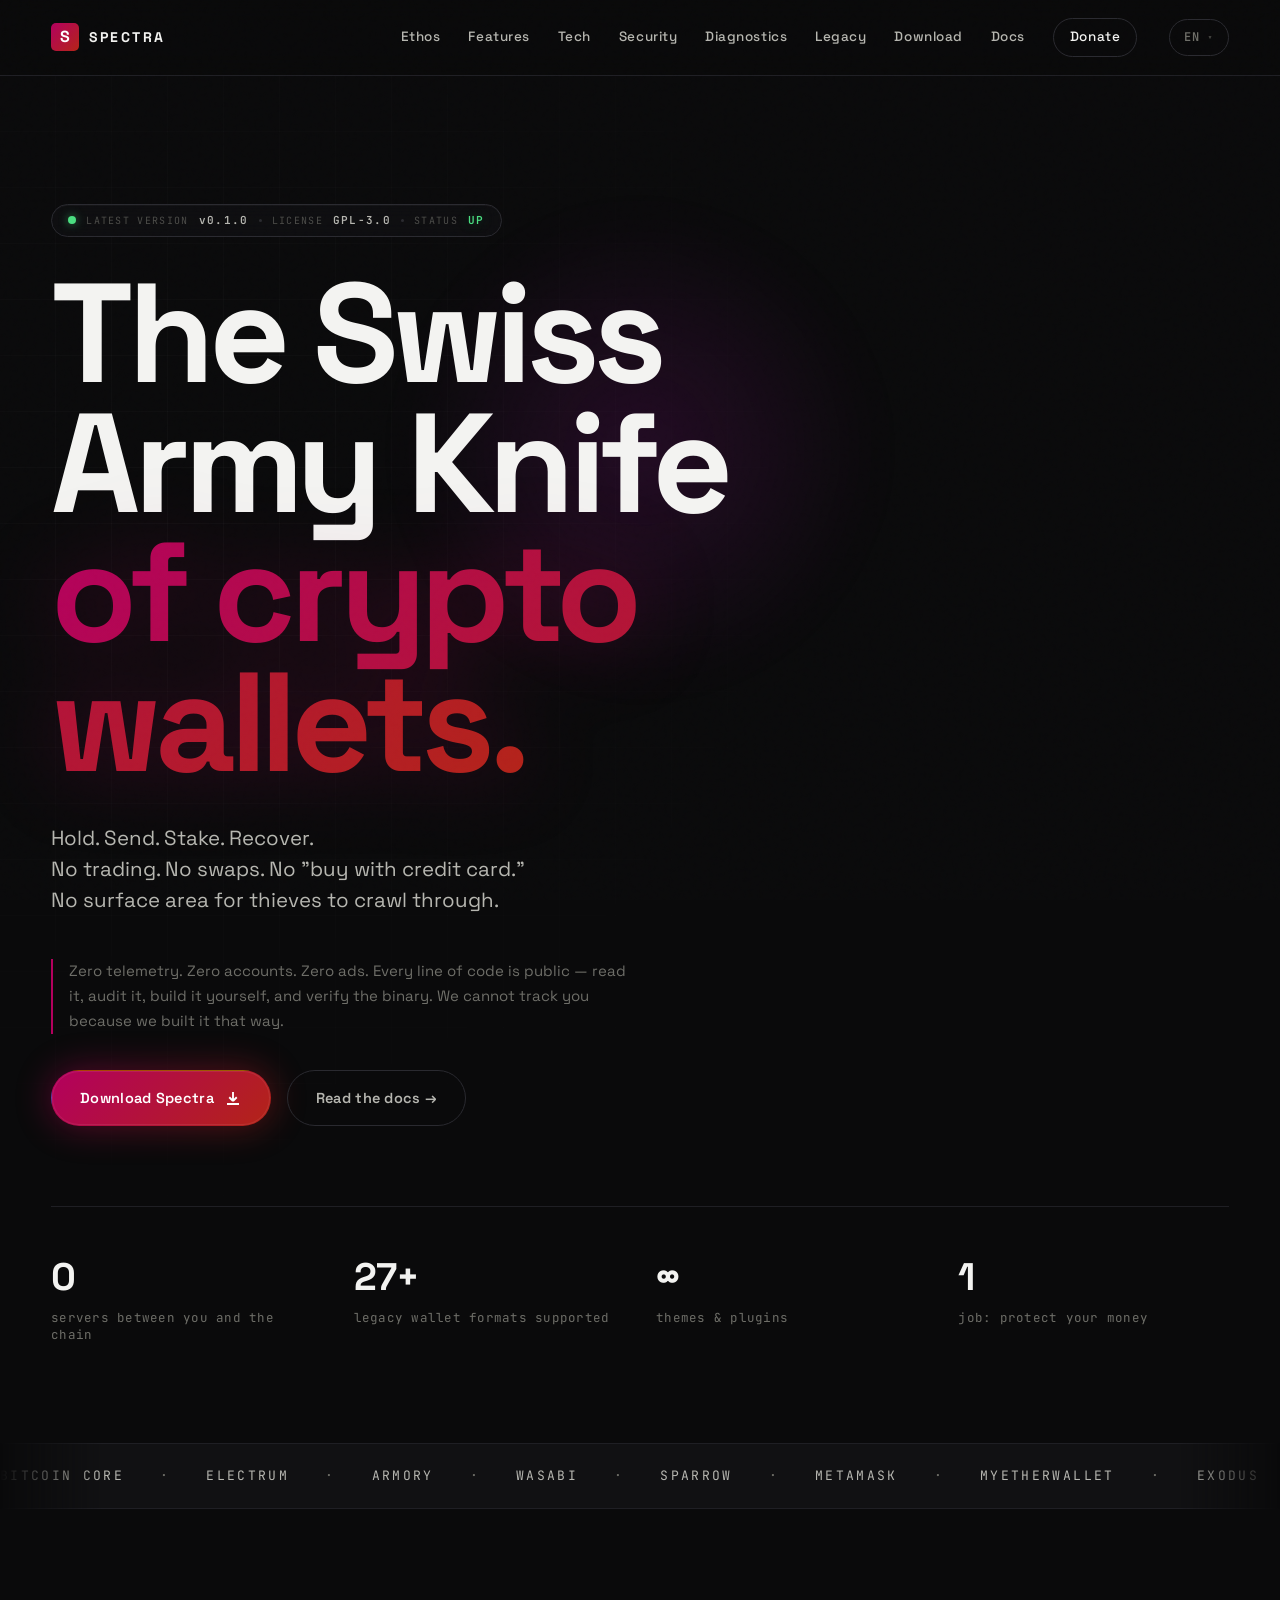
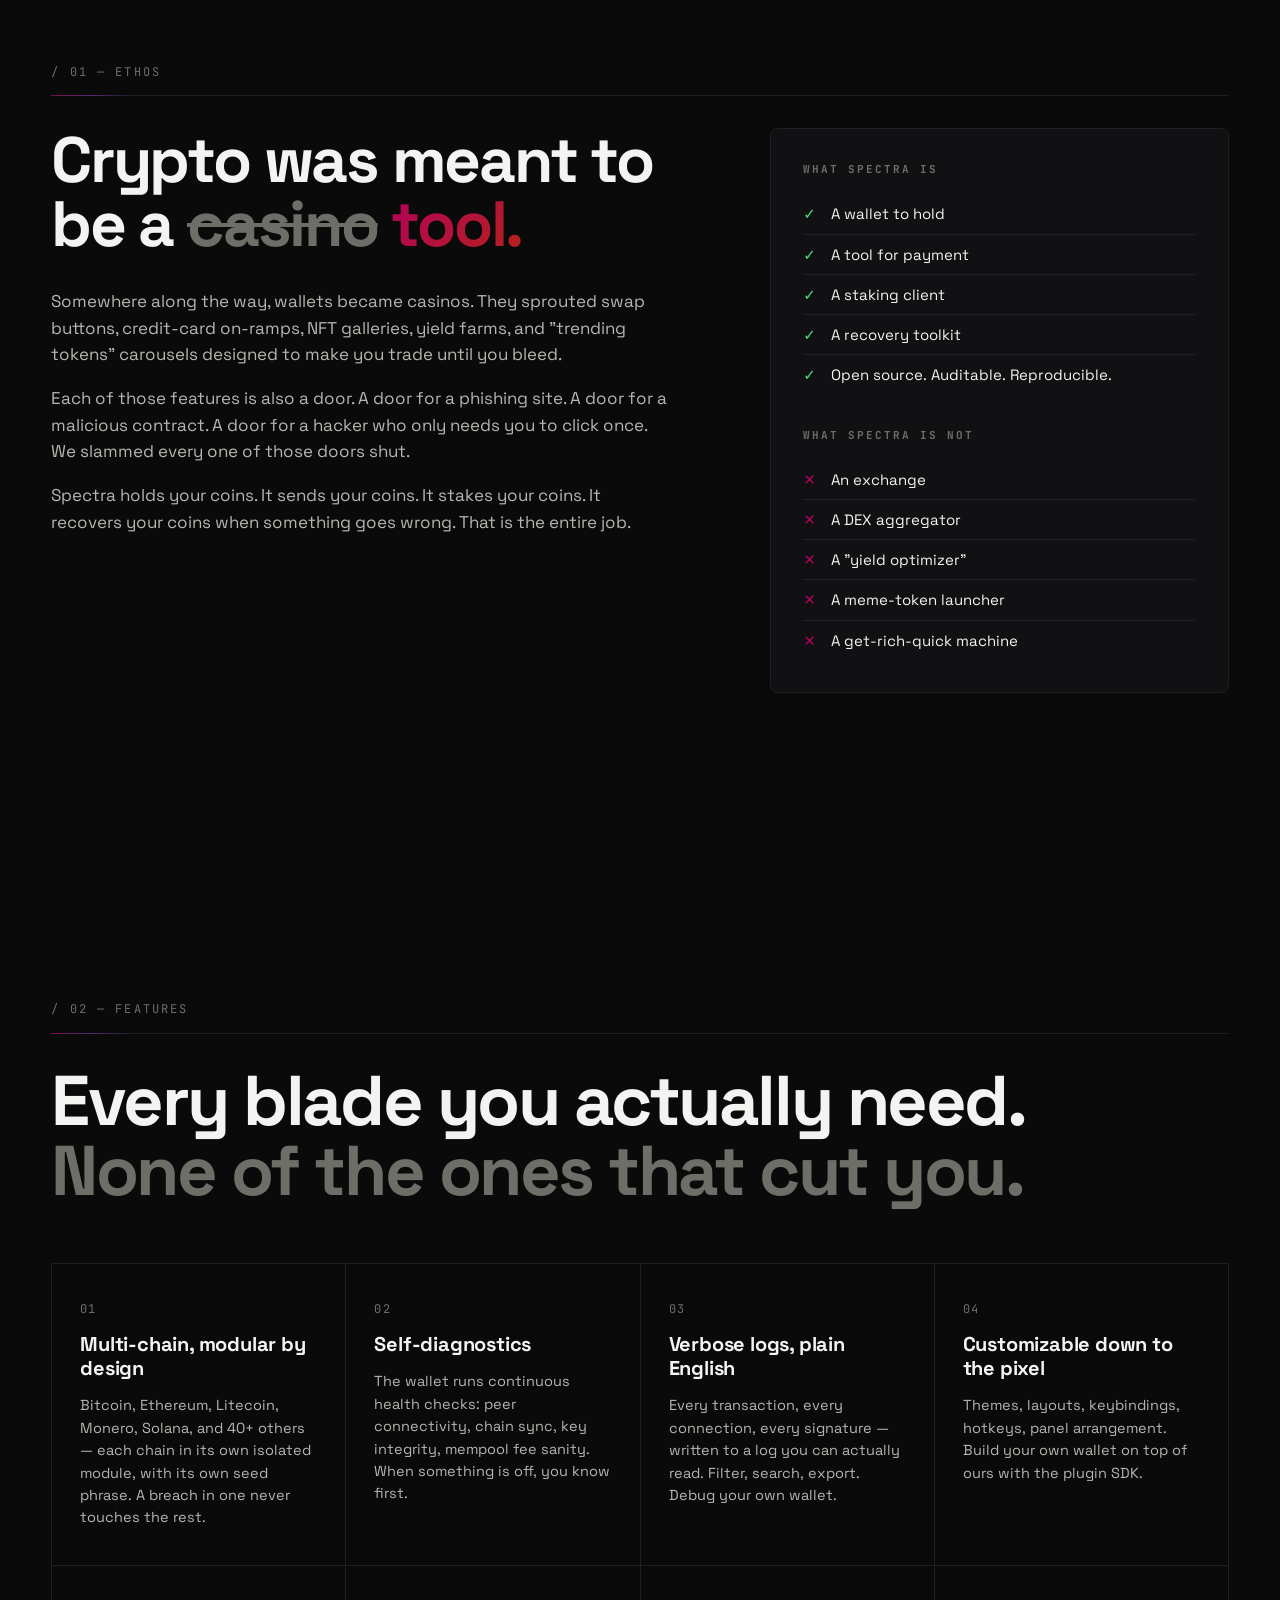
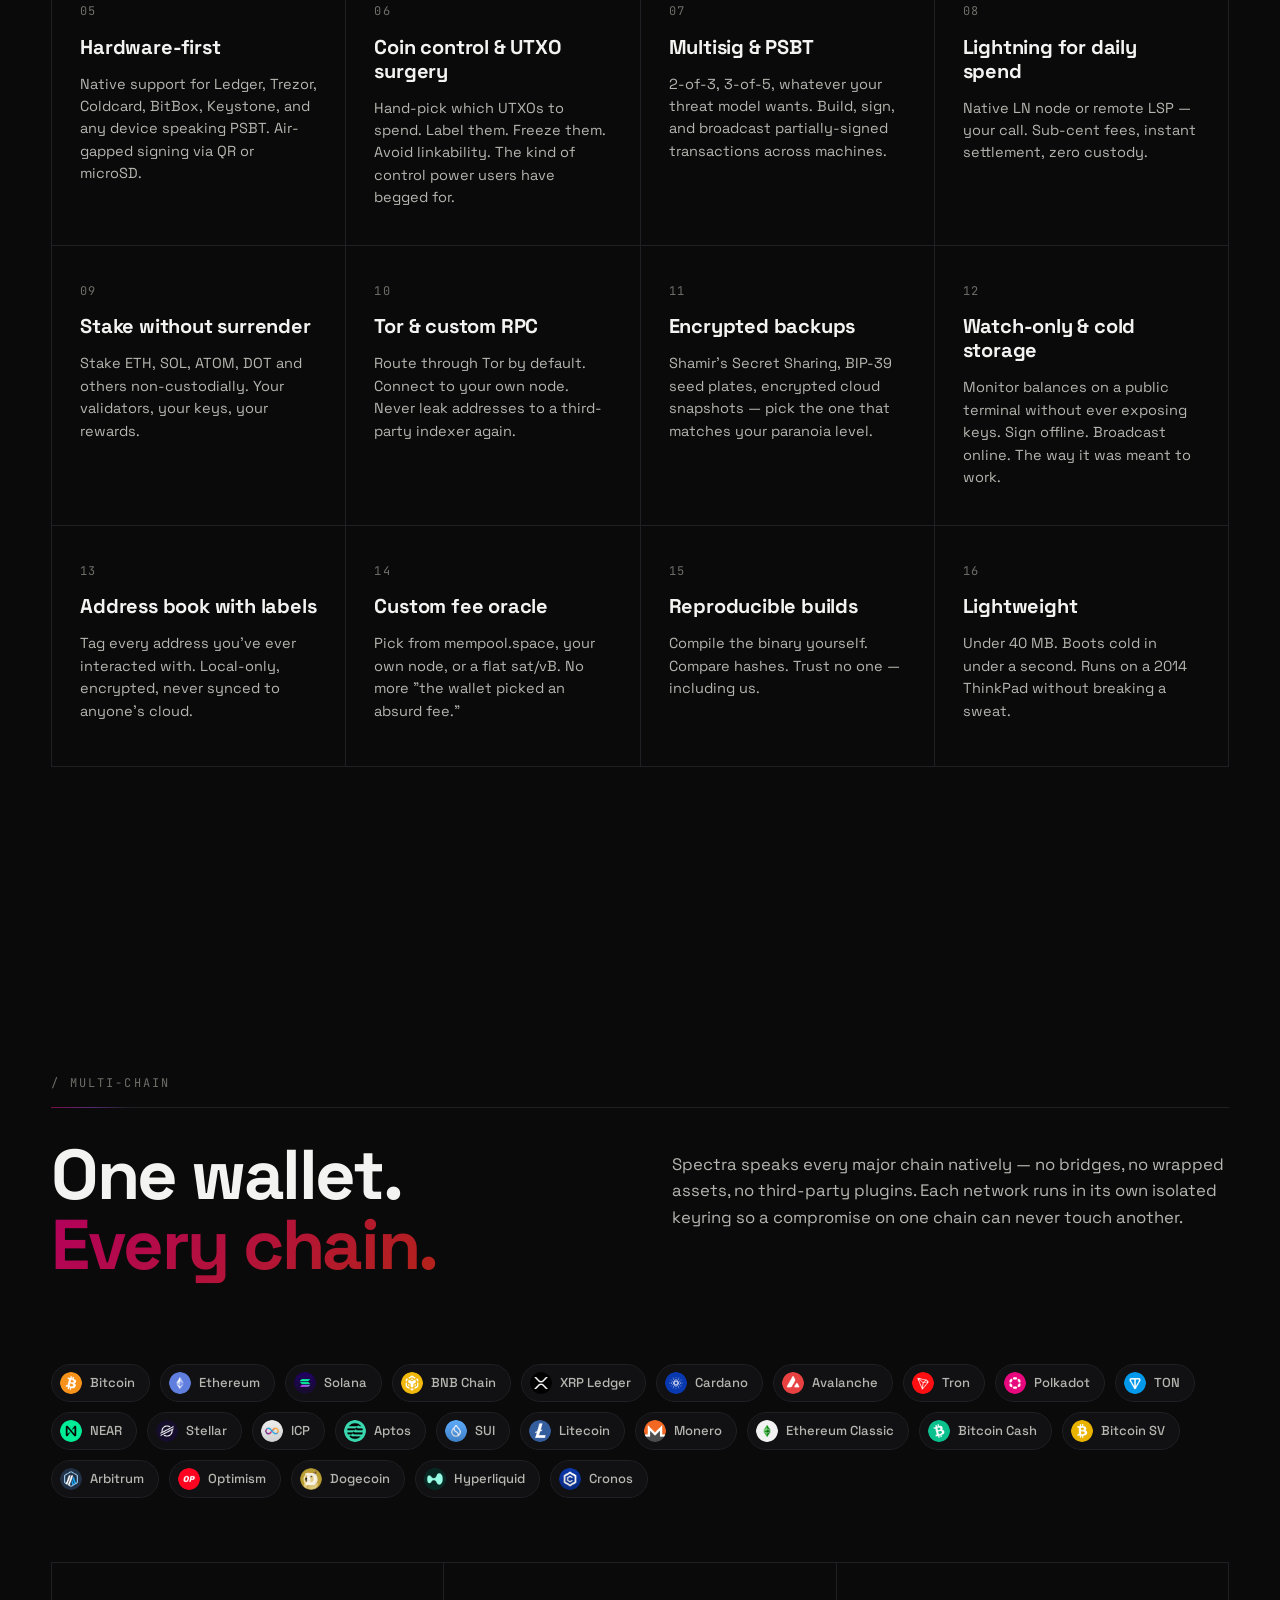
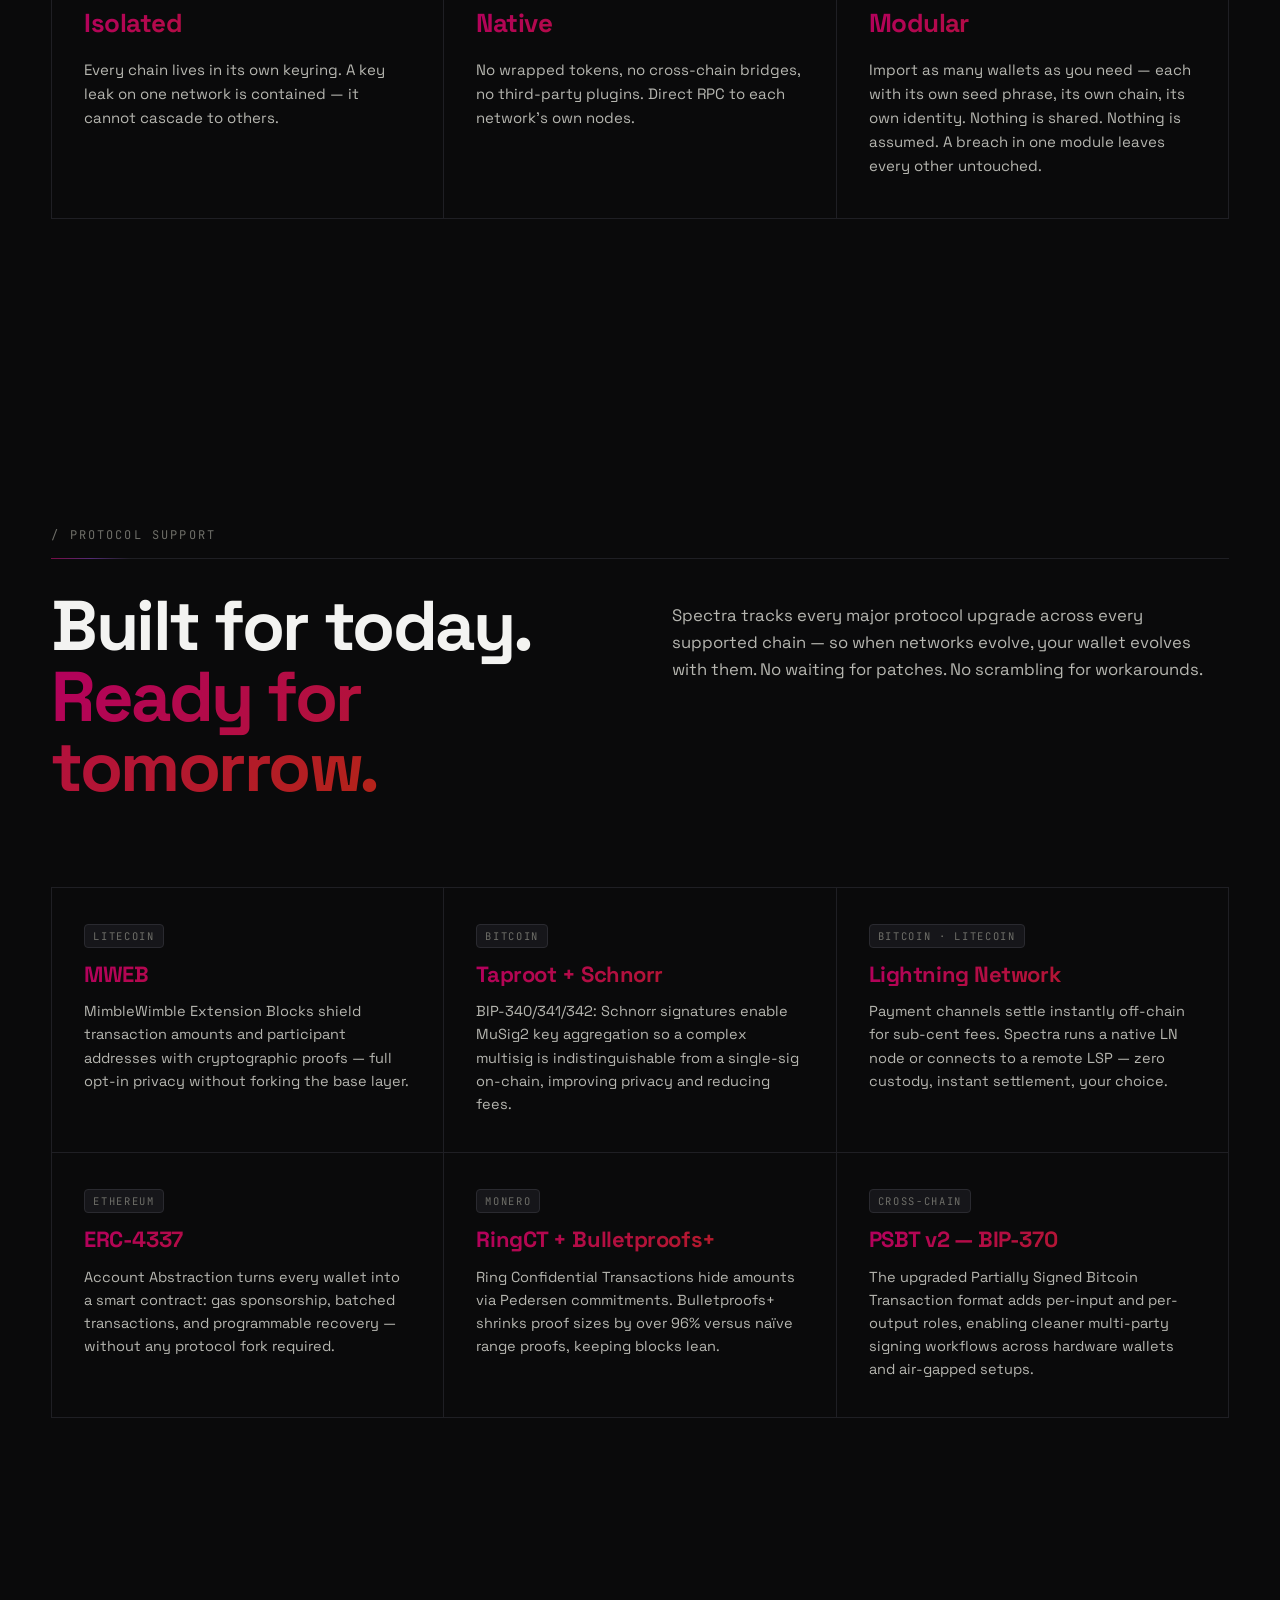
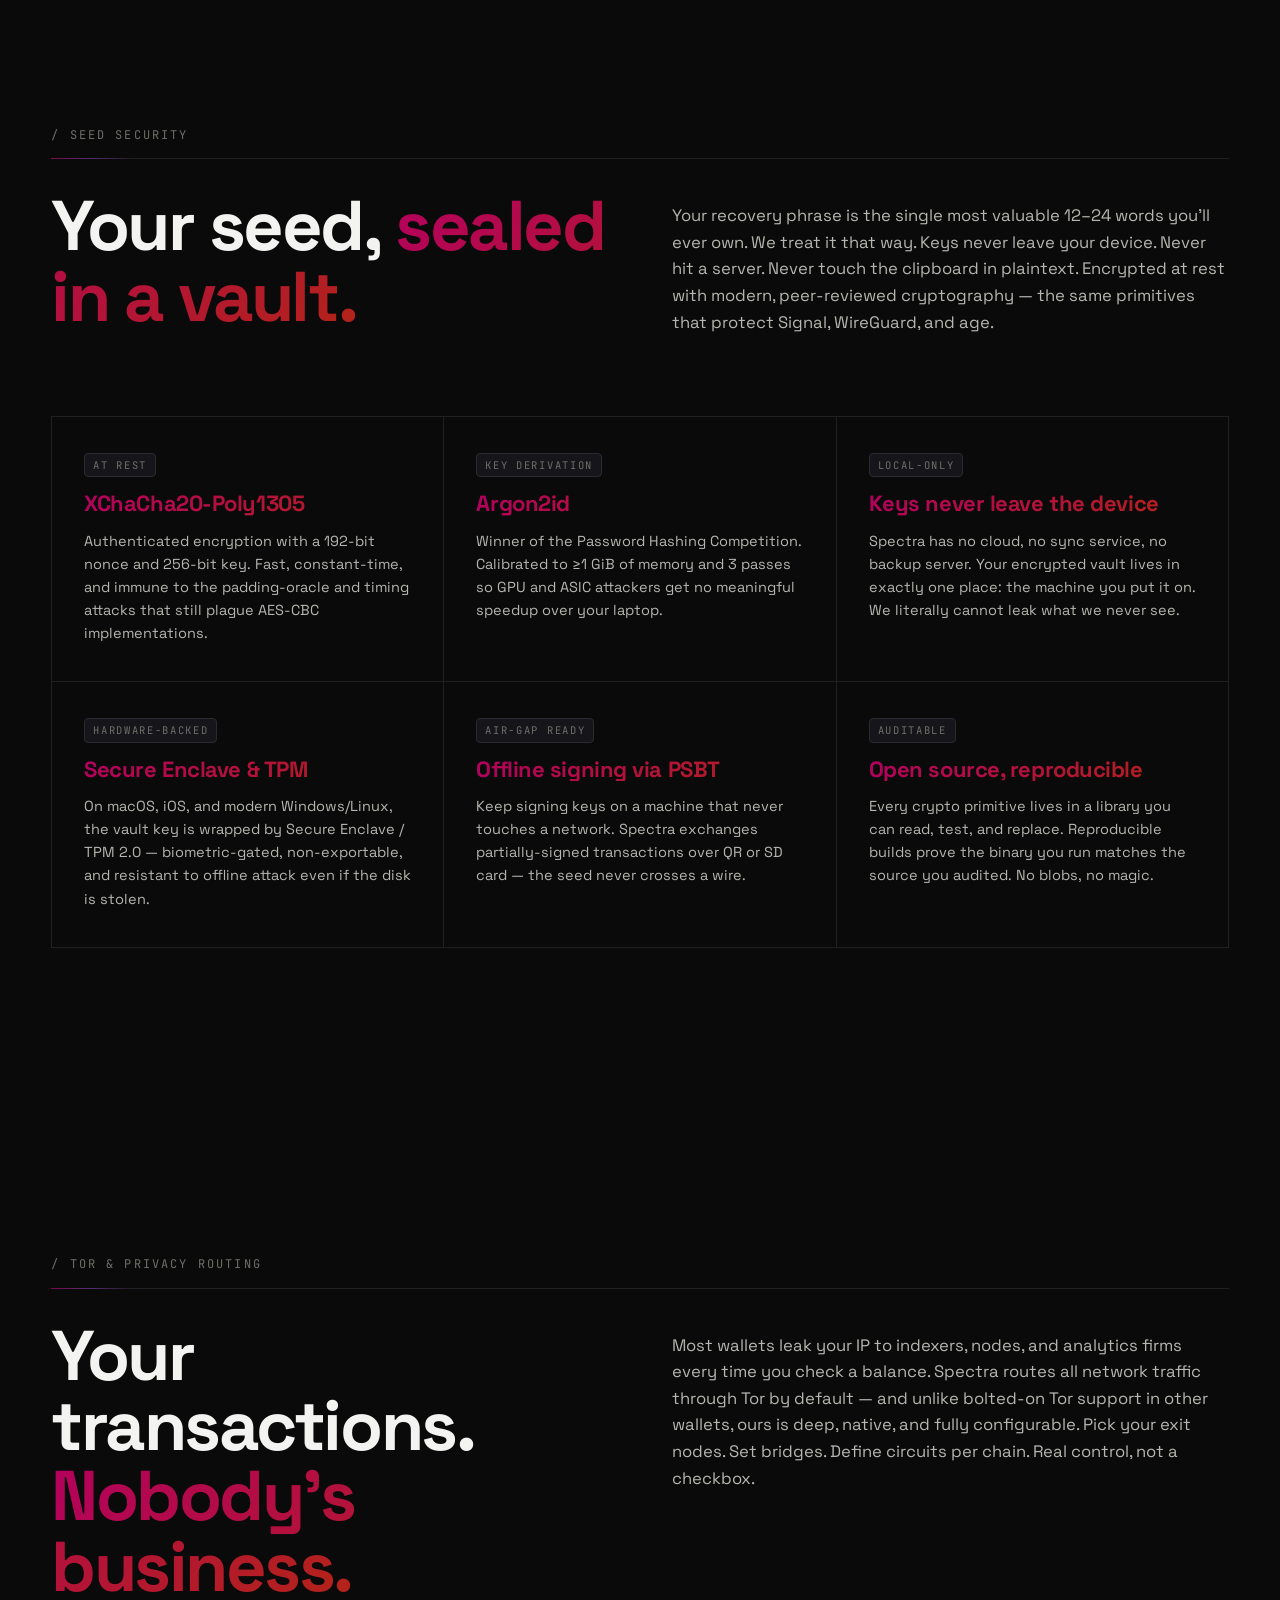
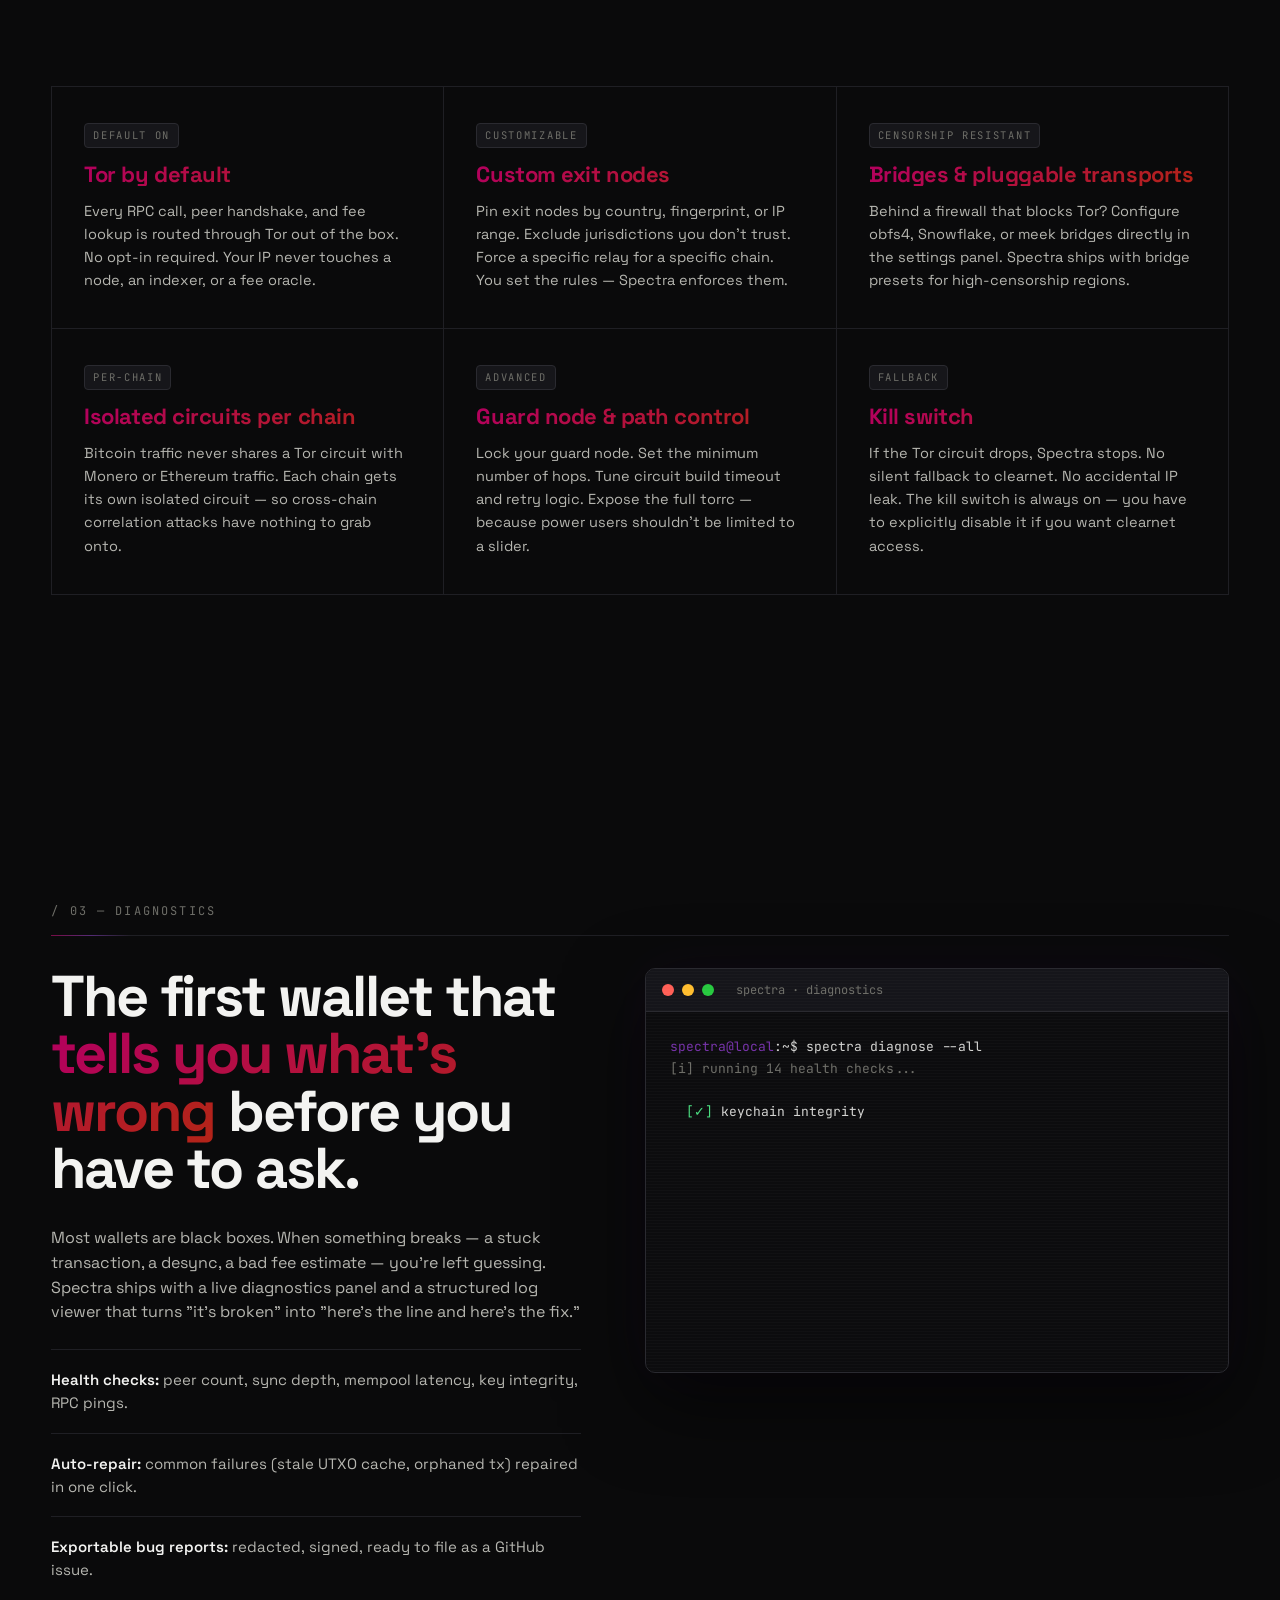
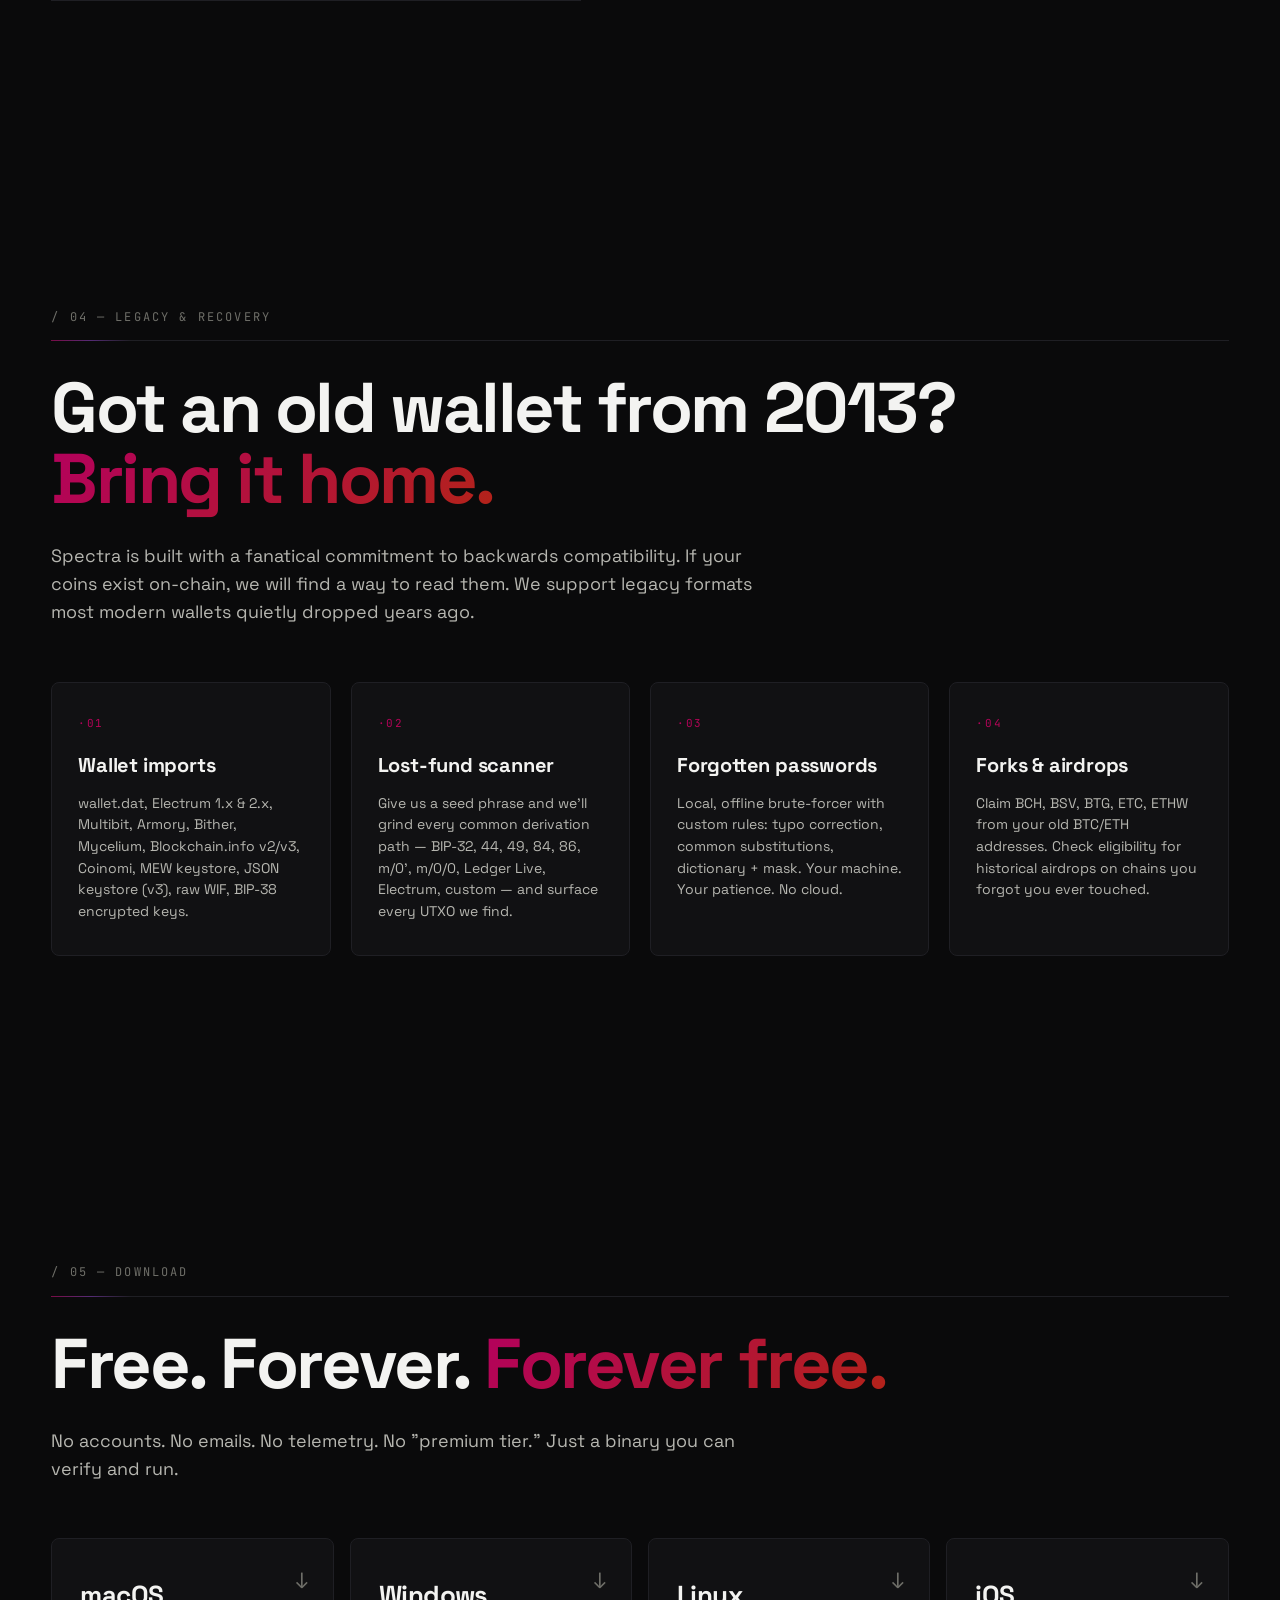
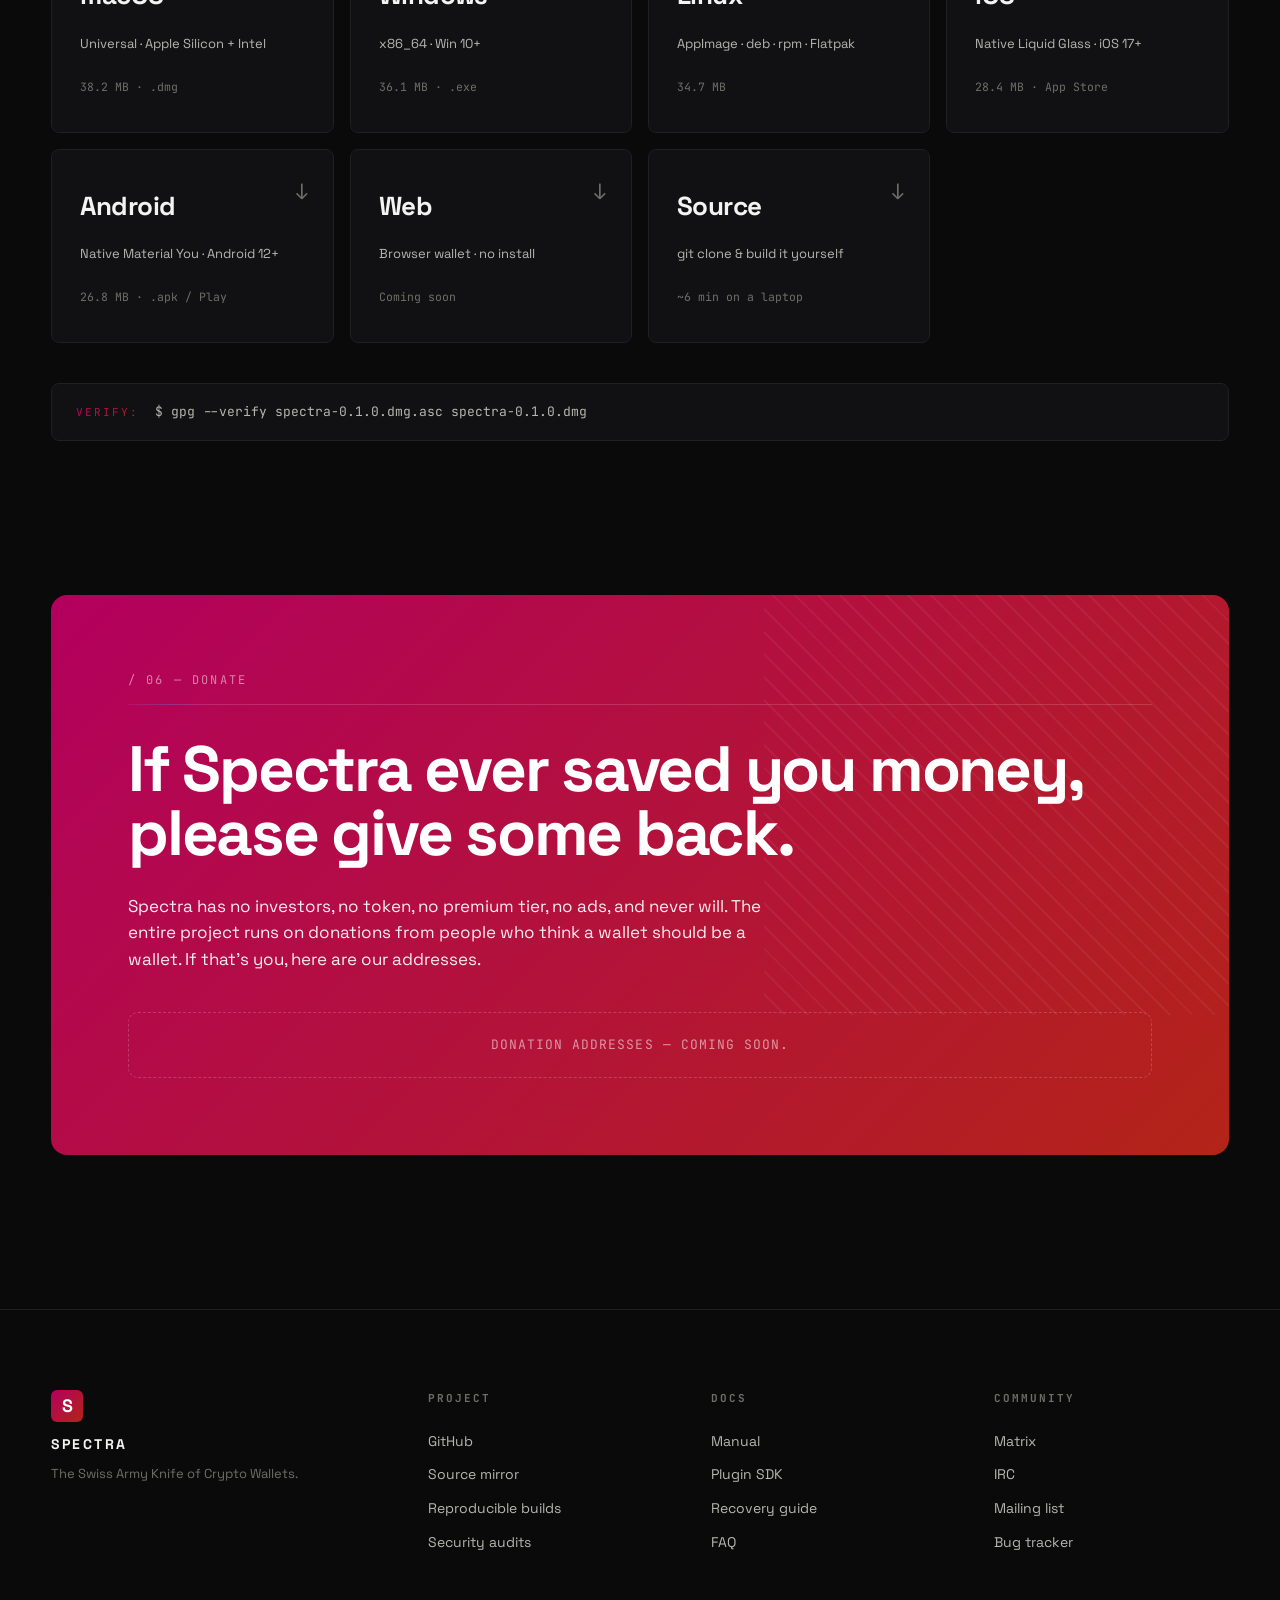
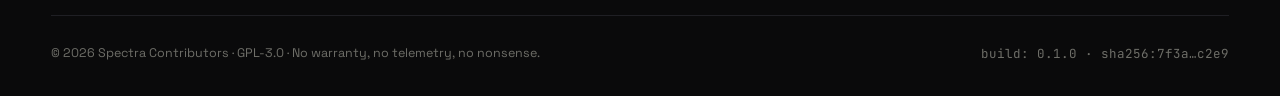
<file: index.html>
<!doctype html>
<html lang="en">
<head>
  <meta charset="utf-8" />
  <meta name="viewport" content="width=device-width, initial-scale=1" />
  <title>Spectra — The Swiss Army Knife of Crypto Wallets</title>
  <meta name="description" content="Spectra is a minimalist, open-source crypto wallet. Hold, send, stake. No trading. No DeFi. No bullshit. Just a tool that does its job." />
  <link rel="preconnect" href="https://fonts.googleapis.com" />
  <link rel="preconnect" href="https://fonts.gstatic.com" crossorigin />
  <link href="https://fonts.googleapis.com/css2?family=Space+Grotesk:wght@400;500;600;700&family=JetBrains+Mono:wght@400;500;700&display=swap" rel="stylesheet" />
  <link rel="stylesheet" href="styles.css" />
</head>
<body>
  <div class="crypto-bg" aria-hidden="true"></div>
  <div class="grain"></div>
  <div class="cursor-glow" id="cursorGlow"></div>

  <!-- ===== NAV ===== -->
  <header class="nav">
    <a class="brand" href="#top" aria-label="Spectra home">
      <span class="brand-mark" aria-hidden="true">S</span>
      <span>SPECTRA</span>
    </a>
    <nav class="nav-links">
      <a href="#ethos"       data-i18n="nav-ethos">Ethos</a>
      <a href="#features"    data-i18n="nav-features">Features</a>
      <a href="#protocols"   data-i18n="nav-tech">Tech</a>
      <a href="#security"    data-i18n="nav-security">Security</a>
      <a href="#diagnostics" data-i18n="nav-diagnostics">Diagnostics</a>
      <a href="#legacy"      data-i18n="nav-legacy">Legacy</a>
      <a href="#download"    data-i18n="nav-download">Download</a>
      <a href="docs/" data-i18n="nav-docs">Docs</a>
      <a href="#donate" class="nav-cta" data-i18n="nav-donate">Donate</a>
      <div class="lang-picker" id="langPicker">
        <button class="lang-toggle" id="langToggle" aria-expanded="false" aria-label="Select language">
          <span id="langLabel">EN</span>
          <span class="lang-chevron">▾</span>
        </button>
        <div class="lang-dropdown" id="langDropdown" hidden>
          <button class="lang-option" data-lang="en">EN &nbsp;·&nbsp; English</button>
          <button class="lang-option" data-lang="zh">中文 &nbsp;·&nbsp; Chinese</button>
          <button class="lang-option" data-lang="fr">FR &nbsp;·&nbsp; Français</button>
          <button class="lang-option" data-lang="es">ES &nbsp;·&nbsp; Español</button>
          <button class="lang-option" data-lang="pt">PT &nbsp;·&nbsp; Português</button>
        </div>
      </div>
    </nav>
  </header>

  <!-- ===== HERO ===== -->
  <section class="hero" id="top">
    <div class="hero-meta">
      <span class="dot"></span>
      <span class="hm-label">LATEST VERSION</span>
      <span class="hm-val">v0.1.0</span>
      <span class="hm-sep"></span>
      <span class="hm-label">LICENSE</span>
      <span class="hm-val">GPL-3.0</span>
      <span class="hm-sep"></span>
      <span class="hm-label">STATUS</span>
      <span class="hm-val hm-val--ok" id="hm-status">UP</span>
    </div>
    <h1 class="hero-title" data-i18n-html="hero-title">
      The Swiss<br/>
      Army Knife<br/>
      <span class="accent">of crypto<br/>wallets.</span>
    </h1>
    <p class="hero-sub" data-i18n-html="hero-sub">
      Hold. Send. Stake. Recover. <br/>
      No trading. No swaps. No "buy with credit card." <br/>
      No surface area for thieves to crawl through.
    </p>
    <p class="hero-trust" data-i18n="hero-trust">
      Zero telemetry. Zero accounts. Zero ads. Every line of code is public — read it, audit it, build it yourself, and verify the binary. We cannot track you because we built it that way.
    </p>

    <div class="hero-actions">
      <a href="#download" class="btn btn-primary">
        <span data-i18n="hero-btn-download">Download Spectra</span>
        <svg viewBox="0 0 24 24" width="18" height="18" fill="none" stroke="currentColor" stroke-width="2.5"><path d="M12 4v12m0 0l-5-5m5 5l5-5M4 20h16"/></svg>
      </a>
      <a href="docs/" class="btn btn-ghost" data-i18n="hero-btn-manual">Read the docs →</a>
    </div>

    <div class="hero-stats">
      <div><b>0</b><span data-i18n="hero-stat-1">servers between you and the chain</span></div>
      <div><b>27+</b><span data-i18n="hero-stat-2">legacy wallet formats supported</span></div>
      <div><b>∞</b><span data-i18n="hero-stat-3">themes &amp; plugins</span></div>
      <div><b>1</b><span data-i18n="hero-stat-4">job: protect your money</span></div>
    </div>
  </section>

  <!-- ===== MARQUEE ===== -->
  <div class="marquee" aria-hidden="true">
    <div class="marquee-track">
      <span>BITCOIN CORE</span><span>·</span>
      <span>ELECTRUM</span><span>·</span>
      <span>ARMORY</span><span>·</span>
      <span>WASABI</span><span>·</span>
      <span>SPARROW</span><span>·</span>
      <span>METAMASK</span><span>·</span>
      <span>MYETHERWALLET</span><span>·</span>
      <span>EXODUS</span><span>·</span>
      <span>BIP-32</span><span>·</span>
      <span>BIP-39</span><span>·</span>
      <span>BIP-44</span><span>·</span>
      <span>WALLET.DAT</span><span>·</span>
      <span>LEDGER</span><span>·</span>
      <span>TREZOR</span><span>·</span>
      <span>COLDCARD</span><span>·</span>
      <span>PSBT</span><span>·</span>
      <span>BITCOIN CORE</span><span>·</span>
      <span>ELECTRUM</span><span>·</span>
      <span>ARMORY</span><span>·</span>
      <span>WASABI</span><span>·</span>
      <span>SPARROW</span><span>·</span>
      <span>METAMASK</span><span>·</span>
      <span>MYETHERWALLET</span><span>·</span>
      <span>EXODUS</span><span>·</span>
    </div>
  </div>

  <!-- ===== ETHOS ===== -->
  <section class="section ethos" id="ethos">
    <div class="section-label" data-i18n="ethos-label">/ 01 — ETHOS</div>
    <div class="ethos-grid">
      <div class="ethos-text">
        <h2 data-i18n-html="ethos-h2">Crypto was meant to be a <span class="strike">casino</span> <span class="accent">tool.</span></h2>
        <p data-i18n="ethos-p1">
          Somewhere along the way, wallets became casinos. They sprouted swap buttons,
          credit-card on-ramps, NFT galleries, yield farms, and "trending tokens"
          carousels designed to make you trade until you bleed.
        </p>
        <p data-i18n="ethos-p2">
          Each of those features is also a door. A door for a phishing site. A door
          for a malicious contract. A door for a hacker who only needs you to click
          once. We slammed every one of those doors shut.
        </p>
        <p data-i18n="ethos-p3">
          Spectra holds your coins. It sends your coins. It stakes your coins. It
          recovers your coins when something goes wrong. That is the entire job.
        </p>
      </div>
      <aside class="ethos-list">
        <h3 data-i18n="ethos-is-title">What Spectra is</h3>
        <ul class="check">
          <li data-i18n="ethos-is-1">A wallet to hold</li>
          <li data-i18n="ethos-is-2">A tool for payment</li>
          <li data-i18n="ethos-is-3">A staking client</li>
          <li data-i18n="ethos-is-4">A recovery toolkit</li>
          <li data-i18n="ethos-is-5">Open source. Auditable. Reproducible.</li>
        </ul>
        <h3 data-i18n="ethos-not-title">What Spectra is not</h3>
        <ul class="cross">
          <li data-i18n="ethos-not-1">An exchange</li>
          <li data-i18n="ethos-not-2">A DEX aggregator</li>
          <li data-i18n="ethos-not-3">A "yield optimizer"</li>
          <li data-i18n="ethos-not-4">A meme-token launcher</li>
          <li data-i18n="ethos-not-5">A get-rich-quick machine</li>
        </ul>
      </aside>
    </div>
  </section>

  <!-- ===== FEATURES ===== -->
  <section class="section features" id="features">
    <div class="section-label" data-i18n="features-label">/ 02 — FEATURES</div>
    <h2 class="section-title" data-i18n-html="features-title">Every blade you actually need.<br/><span class="muted">None of the ones that cut you.</span></h2>

    <div class="feature-grid">
      <article class="feature">
        <div class="feature-num">01</div>
        <h3 data-i18n="f01-h">Multi-chain, modular by design</h3>
        <p data-i18n="f01-p">Bitcoin, Ethereum, Litecoin, Monero, Solana, and 40+ others — each chain in its own isolated module, with its own seed phrase. A breach in one never touches the rest.</p>
      </article>
      <article class="feature">
        <div class="feature-num">02</div>
        <h3 data-i18n="f02-h">Self-diagnostics</h3>
        <p data-i18n="f02-p">The wallet runs continuous health checks: peer connectivity, chain sync, key integrity, mempool fee sanity. When something is off, you know first.</p>
      </article>
      <article class="feature">
        <div class="feature-num">03</div>
        <h3 data-i18n="f03-h">Verbose logs, plain English</h3>
        <p data-i18n="f03-p">Every transaction, every connection, every signature — written to a log you can actually read. Filter, search, export. Debug your own wallet.</p>
      </article>
      <article class="feature">
        <div class="feature-num">04</div>
        <h3 data-i18n="f04-h">Customizable down to the pixel</h3>
        <p data-i18n="f04-p">Themes, layouts, keybindings, hotkeys, panel arrangement. Build your own wallet on top of ours with the plugin SDK.</p>
      </article>
      <article class="feature">
        <div class="feature-num">05</div>
        <h3 data-i18n="f05-h">Hardware-first</h3>
        <p data-i18n="f05-p">Native support for Ledger, Trezor, Coldcard, BitBox, Keystone, and any device speaking PSBT. Air-gapped signing via QR or microSD.</p>
      </article>
      <article class="feature">
        <div class="feature-num">06</div>
        <h3 data-i18n="f06-h">Coin control &amp; UTXO surgery</h3>
        <p data-i18n="f06-p">Hand-pick which UTXOs to spend. Label them. Freeze them. Avoid linkability. The kind of control power users have begged for.</p>
      </article>
      <article class="feature">
        <div class="feature-num">07</div>
        <h3 data-i18n="f07-h">Multisig &amp; PSBT</h3>
        <p data-i18n="f07-p">2-of-3, 3-of-5, whatever your threat model wants. Build, sign, and broadcast partially-signed transactions across machines.</p>
      </article>
      <article class="feature">
        <div class="feature-num">08</div>
        <h3 data-i18n="f08-h">Lightning for daily spend</h3>
        <p data-i18n="f08-p">Native LN node or remote LSP — your call. Sub-cent fees, instant settlement, zero custody.</p>
      </article>
      <article class="feature">
        <div class="feature-num">09</div>
        <h3 data-i18n="f09-h">Stake without surrender</h3>
        <p data-i18n="f09-p">Stake ETH, SOL, ATOM, DOT and others non-custodially. Your validators, your keys, your rewards.</p>
      </article>
      <article class="feature">
        <div class="feature-num">10</div>
        <h3 data-i18n="f10-h">Tor &amp; custom RPC</h3>
        <p data-i18n="f10-p">Route through Tor by default. Connect to your own node. Never leak addresses to a third-party indexer again.</p>
      </article>
      <article class="feature">
        <div class="feature-num">11</div>
        <h3 data-i18n="f11-h">Encrypted backups</h3>
        <p data-i18n="f11-p">Shamir's Secret Sharing, BIP-39 seed plates, encrypted cloud snapshots — pick the one that matches your paranoia level.</p>
      </article>
      <article class="feature">
        <div class="feature-num">12</div>
        <h3 data-i18n="f12-h">Watch-only &amp; cold storage</h3>
        <p data-i18n="f12-p">Monitor balances on a public terminal without ever exposing keys. Sign offline. Broadcast online. The way it was meant to work.</p>
      </article>
      <article class="feature">
        <div class="feature-num">13</div>
        <h3 data-i18n="f13-h">Address book with labels</h3>
        <p data-i18n="f13-p">Tag every address you've ever interacted with. Local-only, encrypted, never synced to anyone's cloud.</p>
      </article>
      <article class="feature">
        <div class="feature-num">14</div>
        <h3 data-i18n="f14-h">Custom fee oracle</h3>
        <p data-i18n="f14-p">Pick from mempool.space, your own node, or a flat sat/vB. No more "the wallet picked an absurd fee."</p>
      </article>
      <article class="feature">
        <div class="feature-num">15</div>
        <h3 data-i18n="f15-h">Reproducible builds</h3>
        <p data-i18n="f15-p">Compile the binary yourself. Compare hashes. Trust no one — including us.</p>
      </article>
      <article class="feature">
        <div class="feature-num">16</div>
        <h3 data-i18n="f16-h">Lightweight</h3>
        <p data-i18n="f16-p">Under 40 MB. Boots cold in under a second. Runs on a 2014 ThinkPad without breaking a sweat.</p>
      </article>
    </div>
  </section>

  <!-- ===== MULTI-CHAIN ===== -->
  <section class="section multichain" id="multichain">
    <div class="section-label" data-i18n="mc-label">/ MULTI-CHAIN</div>
    <div class="mc-header">
      <h2 class="section-title" data-i18n-html="mc-title">One wallet.<br/><span class="accent">Every chain.</span></h2>
      <p class="mc-lead" data-i18n="mc-lead">Spectra speaks every major chain natively — no bridges, no wrapped assets, no third-party plugins. Each network runs in its own isolated keyring so a compromise on one chain can never touch another.</p>
    </div>

    <div class="mc-chain-grid">
      <div class="mc-chip"><img src="TokenIcons/BitcoinToken.png"         alt="Bitcoin"          class="mc-icon" />Bitcoin</div>
      <div class="mc-chip"><img src="TokenIcons/EthereumToken.png"        alt="Ethereum"         class="mc-icon" />Ethereum</div>
      <div class="mc-chip"><img src="TokenIcons/SolanaToken.png"          alt="Solana"           class="mc-icon" />Solana</div>
      <div class="mc-chip"><img src="TokenIcons/BNBToken.png"             alt="BNB Chain"        class="mc-icon" />BNB Chain</div>
      <div class="mc-chip"><img src="TokenIcons/XRPToken.png"             alt="XRP Ledger"       class="mc-icon" />XRP Ledger</div>
      <div class="mc-chip"><img src="TokenIcons/CardanoToken.png"         alt="Cardano"          class="mc-icon" />Cardano</div>
      <div class="mc-chip"><img src="TokenIcons/AvaxToken.png"            alt="Avalanche"        class="mc-icon" />Avalanche</div>
      <div class="mc-chip"><img src="TokenIcons/TronToken.png"            alt="Tron"             class="mc-icon" />Tron</div>
      <div class="mc-chip"><img src="TokenIcons/PolkadotToken.png"        alt="Polkadot"         class="mc-icon" />Polkadot</div>
      <div class="mc-chip"><img src="TokenIcons/TonToken.png"             alt="TON"              class="mc-icon" />TON</div>
      <div class="mc-chip"><img src="TokenIcons/NearToken.png"            alt="NEAR"             class="mc-icon" />NEAR</div>
      <div class="mc-chip"><img src="TokenIcons/StellarToken.png"         alt="Stellar"          class="mc-icon" />Stellar</div>
      <div class="mc-chip"><img src="TokenIcons/IcpToken.png"             alt="ICP"              class="mc-icon" />ICP</div>
      <div class="mc-chip"><img src="TokenIcons/AptosToken.png"           alt="Aptos"            class="mc-icon" />Aptos</div>
      <div class="mc-chip"><img src="TokenIcons/SuiToken.png"             alt="SUI"              class="mc-icon" />SUI</div>
      <div class="mc-chip"><img src="TokenIcons/LitecoinToken.png"        alt="Litecoin"         class="mc-icon" />Litecoin</div>
      <div class="mc-chip"><img src="TokenIcons/MoneroToken.png"          alt="Monero"           class="mc-icon" />Monero</div>
      <div class="mc-chip"><img src="TokenIcons/EthereumClassicToken.png" alt="Ethereum Classic" class="mc-icon" />Ethereum Classic</div>
      <div class="mc-chip"><img src="TokenIcons/BitcoinCashToken.png"     alt="Bitcoin Cash"     class="mc-icon" />Bitcoin Cash</div>
      <div class="mc-chip"><img src="TokenIcons/BitcoinSVToken.png"       alt="Bitcoin SV"       class="mc-icon" />Bitcoin SV</div>
      <div class="mc-chip"><img src="TokenIcons/ArbitrumToken.png"        alt="Arbitrum"         class="mc-icon" />Arbitrum</div>
      <div class="mc-chip"><img src="TokenIcons/OptimismToken.png"        alt="Optimism"         class="mc-icon" />Optimism</div>
      <div class="mc-chip"><img src="TokenIcons/DogecoinToken.png"        alt="Dogecoin"         class="mc-icon" />Dogecoin</div>
      <div class="mc-chip"><img src="TokenIcons/HyperliquidToken.png"     alt="Hyperliquid"      class="mc-icon" />Hyperliquid</div>
      <div class="mc-chip"><img src="TokenIcons/CroToken.png"             alt="Cronos"           class="mc-icon" />Cronos</div>
    </div>

    <div class="mc-pillars">
      <div class="mc-pillar">
        <div class="mc-pillar-num" data-i18n="mc-p1-num">Isolated</div>
        <p data-i18n="mc-p1-desc">Every chain lives in its own keyring. A key leak on one network is contained — it cannot cascade to others.</p>
      </div>
      <div class="mc-pillar">
        <div class="mc-pillar-num" data-i18n="mc-p2-num">Native</div>
        <p data-i18n="mc-p2-desc">No wrapped tokens, no cross-chain bridges, no third-party plugins. Direct RPC to each network's own nodes.</p>
      </div>
      <div class="mc-pillar">
        <div class="mc-pillar-num" data-i18n="mc-p3-num">Modular</div>
        <p data-i18n="mc-p3-desc">Import as many wallets as you need — each with its own seed phrase, its own chain, its own identity. Nothing is shared. Nothing is assumed. A breach in one module leaves every other untouched.</p>
      </div>
    </div>
  </section>

  <!-- ===== PROTOCOLS ===== -->
  <section class="section protocols" id="protocols">
    <div class="section-label" data-i18n="proto-label">/ PROTOCOL SUPPORT</div>
    <div class="proto-header">
      <h2 class="section-title" data-i18n-html="proto-title">Built for today.<br/><span class="accent">Ready for tomorrow.</span></h2>
      <p class="proto-lead" data-i18n="proto-lead">Spectra tracks every major protocol upgrade across every supported chain — so when networks evolve, your wallet evolves with them. No waiting for patches. No scrambling for workarounds.</p>
    </div>

    <div class="proto-grid">
      <div class="proto-card">
        <div class="proto-chain-tag">LITECOIN</div>
        <h3 class="proto-name">MWEB</h3>
        <p data-i18n="proto-1-desc">MimbleWimble Extension Blocks shield transaction amounts and participant addresses with cryptographic proofs — full opt-in privacy without forking the base layer.</p>
      </div>
      <div class="proto-card">
        <div class="proto-chain-tag">BITCOIN</div>
        <h3 class="proto-name">Taproot + Schnorr</h3>
        <p data-i18n="proto-2-desc">BIP-340/341/342: Schnorr signatures enable MuSig2 key aggregation so a complex multisig is indistinguishable from a single-sig on-chain, improving privacy and reducing fees.</p>
      </div>
      <div class="proto-card">
        <div class="proto-chain-tag">BITCOIN · LITECOIN</div>
        <h3 class="proto-name">Lightning Network</h3>
        <p data-i18n="proto-3-desc">Payment channels settle instantly off-chain for sub-cent fees. Spectra runs a native LN node or connects to a remote LSP — zero custody, instant settlement, your choice.</p>
      </div>
      <div class="proto-card">
        <div class="proto-chain-tag">ETHEREUM</div>
        <h3 class="proto-name">ERC-4337</h3>
        <p data-i18n="proto-4-desc">Account Abstraction turns every wallet into a smart contract: gas sponsorship, batched transactions, and programmable recovery — without any protocol fork required.</p>
      </div>
      <div class="proto-card">
        <div class="proto-chain-tag">MONERO</div>
        <h3 class="proto-name">RingCT + Bulletproofs+</h3>
        <p data-i18n="proto-5-desc">Ring Confidential Transactions hide amounts via Pedersen commitments. Bulletproofs+ shrinks proof sizes by over 96% versus naïve range proofs, keeping blocks lean.</p>
      </div>
      <div class="proto-card">
        <div class="proto-chain-tag">CROSS-CHAIN</div>
        <h3 class="proto-name">PSBT v2 — BIP-370</h3>
        <p data-i18n="proto-6-desc">The upgraded Partially Signed Bitcoin Transaction format adds per-input and per-output roles, enabling cleaner multi-party signing workflows across hardware wallets and air-gapped setups.</p>
      </div>
    </div>
  </section>

  <!-- ===== SEED SECURITY ===== -->
  <section class="section protocols" id="security">
    <div class="section-label" data-i18n="sec-label">/ SEED SECURITY</div>
    <div class="proto-header">
      <h2 class="section-title" data-i18n-html="sec-title">Your seed, <span class="accent">sealed in a vault.</span></h2>
      <p class="proto-lead" data-i18n="sec-lead">
        Your recovery phrase is the single most valuable 12–24 words you'll ever own.
        We treat it that way. Keys never leave your device. Never hit a server.
        Never touch the clipboard in plaintext. Encrypted at rest with modern,
        peer-reviewed cryptography — the same primitives that protect Signal,
        WireGuard, and age.
      </p>
    </div>

    <div class="proto-grid">
      <div class="proto-card">
        <div class="proto-chain-tag">AT REST</div>
        <h3 class="proto-name">XChaCha20-Poly1305</h3>
        <p data-i18n="sec-1-desc">Authenticated encryption with a 192-bit nonce and 256-bit key. Fast, constant-time, and immune to the padding-oracle and timing attacks that still plague AES-CBC implementations.</p>
      </div>
      <div class="proto-card">
        <div class="proto-chain-tag">KEY DERIVATION</div>
        <h3 class="proto-name">Argon2id</h3>
        <p data-i18n="sec-2-desc">Winner of the Password Hashing Competition. Calibrated to ≥1 GiB of memory and 3 passes so GPU and ASIC attackers get no meaningful speedup over your laptop.</p>
      </div>
      <div class="proto-card">
        <div class="proto-chain-tag">LOCAL-ONLY</div>
        <h3 class="proto-name">Keys never leave the device</h3>
        <p data-i18n="sec-3-desc">Spectra has no cloud, no sync service, no backup server. Your encrypted vault lives in exactly one place: the machine you put it on. We literally cannot leak what we never see.</p>
      </div>
      <div class="proto-card">
        <div class="proto-chain-tag">HARDWARE-BACKED</div>
        <h3 class="proto-name">Secure Enclave &amp; TPM</h3>
        <p data-i18n="sec-4-desc">On macOS, iOS, and modern Windows/Linux, the vault key is wrapped by Secure Enclave / TPM 2.0 — biometric-gated, non-exportable, and resistant to offline attack even if the disk is stolen.</p>
      </div>
      <div class="proto-card">
        <div class="proto-chain-tag">AIR-GAP READY</div>
        <h3 class="proto-name">Offline signing via PSBT</h3>
        <p data-i18n="sec-5-desc">Keep signing keys on a machine that never touches a network. Spectra exchanges partially-signed transactions over QR or SD card — the seed never crosses a wire.</p>
      </div>
      <div class="proto-card">
        <div class="proto-chain-tag">AUDITABLE</div>
        <h3 class="proto-name">Open source, reproducible</h3>
        <p data-i18n="sec-6-desc">Every crypto primitive lives in a library you can read, test, and replace. Reproducible builds prove the binary you run matches the source you audited. No blobs, no magic.</p>
      </div>
    </div>
  </section>

  <!-- ===== TOR ===== -->
  <section class="section protocols" id="tor">
    <div class="section-label">/ TOR &amp; PRIVACY ROUTING</div>
    <div class="proto-header">
      <h2 class="section-title">Your transactions.<br/><span class="accent">Nobody's business.</span></h2>
      <p class="proto-lead">Most wallets leak your IP to indexers, nodes, and analytics firms every time you check a balance. Spectra routes all network traffic through Tor by default — and unlike bolted-on Tor support in other wallets, ours is deep, native, and fully configurable. Pick your exit nodes. Set bridges. Define circuits per chain. Real control, not a checkbox.</p>
    </div>

    <div class="proto-grid">
      <div class="proto-card">
        <div class="proto-chain-tag">DEFAULT ON</div>
        <h3 class="proto-name">Tor by default</h3>
        <p>Every RPC call, peer handshake, and fee lookup is routed through Tor out of the box. No opt-in required. Your IP never touches a node, an indexer, or a fee oracle.</p>
      </div>
      <div class="proto-card">
        <div class="proto-chain-tag">CUSTOMIZABLE</div>
        <h3 class="proto-name">Custom exit nodes</h3>
        <p>Pin exit nodes by country, fingerprint, or IP range. Exclude jurisdictions you don't trust. Force a specific relay for a specific chain. You set the rules — Spectra enforces them.</p>
      </div>
      <div class="proto-card">
        <div class="proto-chain-tag">CENSORSHIP RESISTANT</div>
        <h3 class="proto-name">Bridges &amp; pluggable transports</h3>
        <p>Behind a firewall that blocks Tor? Configure obfs4, Snowflake, or meek bridges directly in the settings panel. Spectra ships with bridge presets for high-censorship regions.</p>
      </div>
      <div class="proto-card">
        <div class="proto-chain-tag">PER-CHAIN</div>
        <h3 class="proto-name">Isolated circuits per chain</h3>
        <p>Bitcoin traffic never shares a Tor circuit with Monero or Ethereum traffic. Each chain gets its own isolated circuit — so cross-chain correlation attacks have nothing to grab onto.</p>
      </div>
      <div class="proto-card">
        <div class="proto-chain-tag">ADVANCED</div>
        <h3 class="proto-name">Guard node &amp; path control</h3>
        <p>Lock your guard node. Set the minimum number of hops. Tune circuit build timeout and retry logic. Expose the full torrc — because power users shouldn't be limited to a slider.</p>
      </div>
      <div class="proto-card">
        <div class="proto-chain-tag">FALLBACK</div>
        <h3 class="proto-name">Kill switch</h3>
        <p>If the Tor circuit drops, Spectra stops. No silent fallback to clearnet. No accidental IP leak. The kill switch is always on — you have to explicitly disable it if you want clearnet access.</p>
      </div>
    </div>
  </section>

  <!-- ===== DIAGNOSTICS / TERMINAL ===== -->
  <section class="section diagnostics" id="diagnostics">
    <div class="section-label" data-i18n="diag-label">/ 03 — DIAGNOSTICS</div>
    <div class="diag-grid">
      <div class="diag-text">
        <h2 data-i18n-html="diag-h2">The first wallet that <span class="accent">tells you what's wrong</span> before you have to ask.</h2>
        <p data-i18n="diag-p">
          Most wallets are black boxes. When something breaks — a stuck transaction,
          a desync, a bad fee estimate — you're left guessing. Spectra ships with a
          live diagnostics panel and a structured log viewer that turns "it's broken"
          into "here's the line and here's the fix."
        </p>
        <ul class="diag-list">
          <li data-i18n-html="diag-li-1"><b>Health checks:</b> peer count, sync depth, mempool latency, key integrity, RPC pings.</li>
          <li data-i18n-html="diag-li-2"><b>Auto-repair:</b> common failures (stale UTXO cache, orphaned tx) repaired in one click.</li>
          <li data-i18n-html="diag-li-3"><b>Exportable bug reports:</b> redacted, signed, ready to file as a GitHub issue.</li>
        </ul>
      </div>

      <div class="terminal" aria-hidden="true">
        <div class="terminal-bar">
          <span class="tdot tdot-r"></span>
          <span class="tdot tdot-y"></span>
          <span class="tdot tdot-g"></span>
          <span class="terminal-title">spectra · diagnostics</span>
        </div>
        <pre class="terminal-body" id="terminal"></pre>
      </div>
    </div>
  </section>

  <!-- ===== LEGACY ===== -->
  <section class="section legacy" id="legacy">
    <div class="section-label" data-i18n="legacy-label">/ 04 — LEGACY &amp; RECOVERY</div>
    <h2 class="section-title" data-i18n-html="legacy-title">Got an old wallet from 2013?<br/><span class="accent">Bring it home.</span></h2>
    <p class="section-lead" data-i18n="legacy-lead">
      Spectra is built with a fanatical commitment to backwards compatibility. If
      your coins exist on-chain, we will find a way to read them. We support legacy
      formats most modern wallets quietly dropped years ago.
    </p>

    <div class="legacy-grid">
      <div class="legacy-card">
        <div class="legacy-num">·01</div>
        <h3 data-i18n="lc1-h">Wallet imports</h3>
        <p data-i18n="lc1-p">wallet.dat, Electrum 1.x &amp; 2.x, Multibit, Armory, Bither, Mycelium, Blockchain.info v2/v3, Coinomi, MEW keystore, JSON keystore (v3), raw WIF, BIP-38 encrypted keys.</p>
      </div>
      <div class="legacy-card">
        <div class="legacy-num">·02</div>
        <h3 data-i18n="lc2-h">Lost-fund scanner</h3>
        <p data-i18n="lc2-p">Give us a seed phrase and we'll grind every common derivation path — BIP-32, 44, 49, 84, 86, m/0', m/0/0, Ledger Live, Electrum, custom — and surface every UTXO we find.</p>
      </div>
      <div class="legacy-card">
        <div class="legacy-num">·03</div>
        <h3 data-i18n="lc3-h">Forgotten passwords</h3>
        <p data-i18n="lc3-p">Local, offline brute-forcer with custom rules: typo correction, common substitutions, dictionary + mask. Your machine. Your patience. No cloud.</p>
      </div>
      <div class="legacy-card">
        <div class="legacy-num">·04</div>
        <h3 data-i18n="lc4-h">Forks &amp; airdrops</h3>
        <p data-i18n="lc4-p">Claim BCH, BSV, BTG, ETC, ETHW from your old BTC/ETH addresses. Check eligibility for historical airdrops on chains you forgot you ever touched.</p>
      </div>
    </div>
  </section>

  <!-- ===== DOWNLOAD ===== -->
  <section class="section download" id="download">
    <div class="section-label" data-i18n="dl-label">/ 05 — DOWNLOAD</div>
    <h2 class="section-title" data-i18n-html="dl-title">Free. Forever. <span class="accent">Forever free.</span></h2>
    <p class="section-lead" data-i18n="dl-lead">
      No accounts. No emails. No telemetry. No "premium tier." Just a binary you
      can verify and run.
    </p>

    <div class="download-grid">
      <a class="dl-card" href="#">
        <div class="dl-os">macOS</div>
        <div class="dl-meta" data-i18n="dl-mac-meta">Universal · Apple Silicon + Intel</div>
        <div class="dl-size">38.2 MB · .dmg</div>
      </a>
      <a class="dl-card" href="#">
        <div class="dl-os">Windows</div>
        <div class="dl-meta" data-i18n="dl-win-meta">x86_64 · Win 10+</div>
        <div class="dl-size">36.1 MB · .exe</div>
      </a>
      <a class="dl-card" href="#">
        <div class="dl-os">Linux</div>
        <div class="dl-meta" data-i18n="dl-lin-meta">AppImage · deb · rpm · Flatpak</div>
        <div class="dl-size">34.7 MB</div>
      </a>
      <a class="dl-card" href="#">
        <div class="dl-os">iOS</div>
        <div class="dl-meta" data-i18n="dl-ios-meta">Native Liquid Glass · iOS 17+</div>
        <div class="dl-size">28.4 MB · App Store</div>
      </a>
      <a class="dl-card" href="#">
        <div class="dl-os">Android</div>
        <div class="dl-meta" data-i18n="dl-and-meta">Native Material You · Android 12+</div>
        <div class="dl-size">26.8 MB · .apk / Play</div>
      </a>
      <a class="dl-card" href="web/">
        <div class="dl-os">Web</div>
        <div class="dl-meta" data-i18n="dl-web-meta">Browser wallet · no install</div>
        <div class="dl-size" data-i18n="dl-web-size">Coming soon</div>
      </a>
      <a class="dl-card" href="https://github.com/Sheny6n/SpectraWallet" target="_blank" rel="noopener noreferrer">
        <div class="dl-os">Source</div>
        <div class="dl-meta" data-i18n="dl-src-meta">git clone &amp; build it yourself</div>
        <div class="dl-size" data-i18n="dl-src-size">~6 min on a laptop</div>
      </a>
    </div>

    <div class="verify">
      <span class="verify-label" data-i18n="verify-label">VERIFY:</span>
      <code>$ gpg --verify spectra-0.1.0.dmg.asc spectra-0.1.0.dmg</code>
    </div>
  </section>

  <!-- ===== DONATE ===== -->
  <section class="section donate" id="donate">
    <div class="donate-card">
      <div class="section-label dark" data-i18n="donate-label">/ 06 — DONATE</div>
      <h2 data-i18n-html="donate-h2">If Spectra ever saved you money,<br/><span class="accent">please give some back.</span></h2>
      <p data-i18n="donate-p">
        Spectra has no investors, no token, no premium tier, no ads, and never will.
        The entire project runs on donations from people who think a wallet should
        be a wallet. If that's you, here are our addresses.
      </p>

      <div class="donate-soon" data-i18n="donate-soon">Donation addresses — coming soon.</div>
    </div>
  </section>

  <!-- ===== FOOTER ===== -->
  <footer class="footer">
    <div class="footer-grid">
      <div class="footer-brand">
        <span class="brand-mark brand-mark--lg" aria-hidden="true">S</span>
        <p>SPECTRA</p>
        <small data-i18n="footer-tagline">The Swiss Army Knife of Crypto Wallets.</small>
      </div>
      <div>
        <h4 data-i18n="footer-h4-project">Project</h4>
        <a href="#">GitHub</a>
        <a href="#" data-i18n="footer-source-mirror">Source mirror</a>
        <a href="#" data-i18n="footer-repro">Reproducible builds</a>
        <a href="#" data-i18n="footer-audit">Security audits</a>
      </div>
      <div>
        <h4 data-i18n="footer-h4-docs">Docs</h4>
        <a href="docs/" data-i18n="footer-manual">Manual</a>
        <a href="docs/">Plugin SDK</a>
        <a href="docs/" data-i18n="footer-recovery">Recovery guide</a>
        <a href="docs/">FAQ</a>
      </div>
      <div>
        <h4 data-i18n="footer-h4-community">Community</h4>
        <a href="#">Matrix</a>
        <a href="#">IRC</a>
        <a href="#" data-i18n="footer-mailing">Mailing list</a>
        <a href="bug/" data-i18n="footer-bugs">Bug tracker</a>
      </div>
    </div>
    <div class="footer-bottom">
      <span data-i18n="footer-copyright">© 2026 Spectra Contributors · GPL-3.0 · No warranty, no telemetry, no nonsense.</span>
      <span class="mono">build: 0.1.0 · sha256:7f3a…c2e9</span>
    </div>
  </footer>

  <script src="script.js"></script>
</body>
</html>
</file>
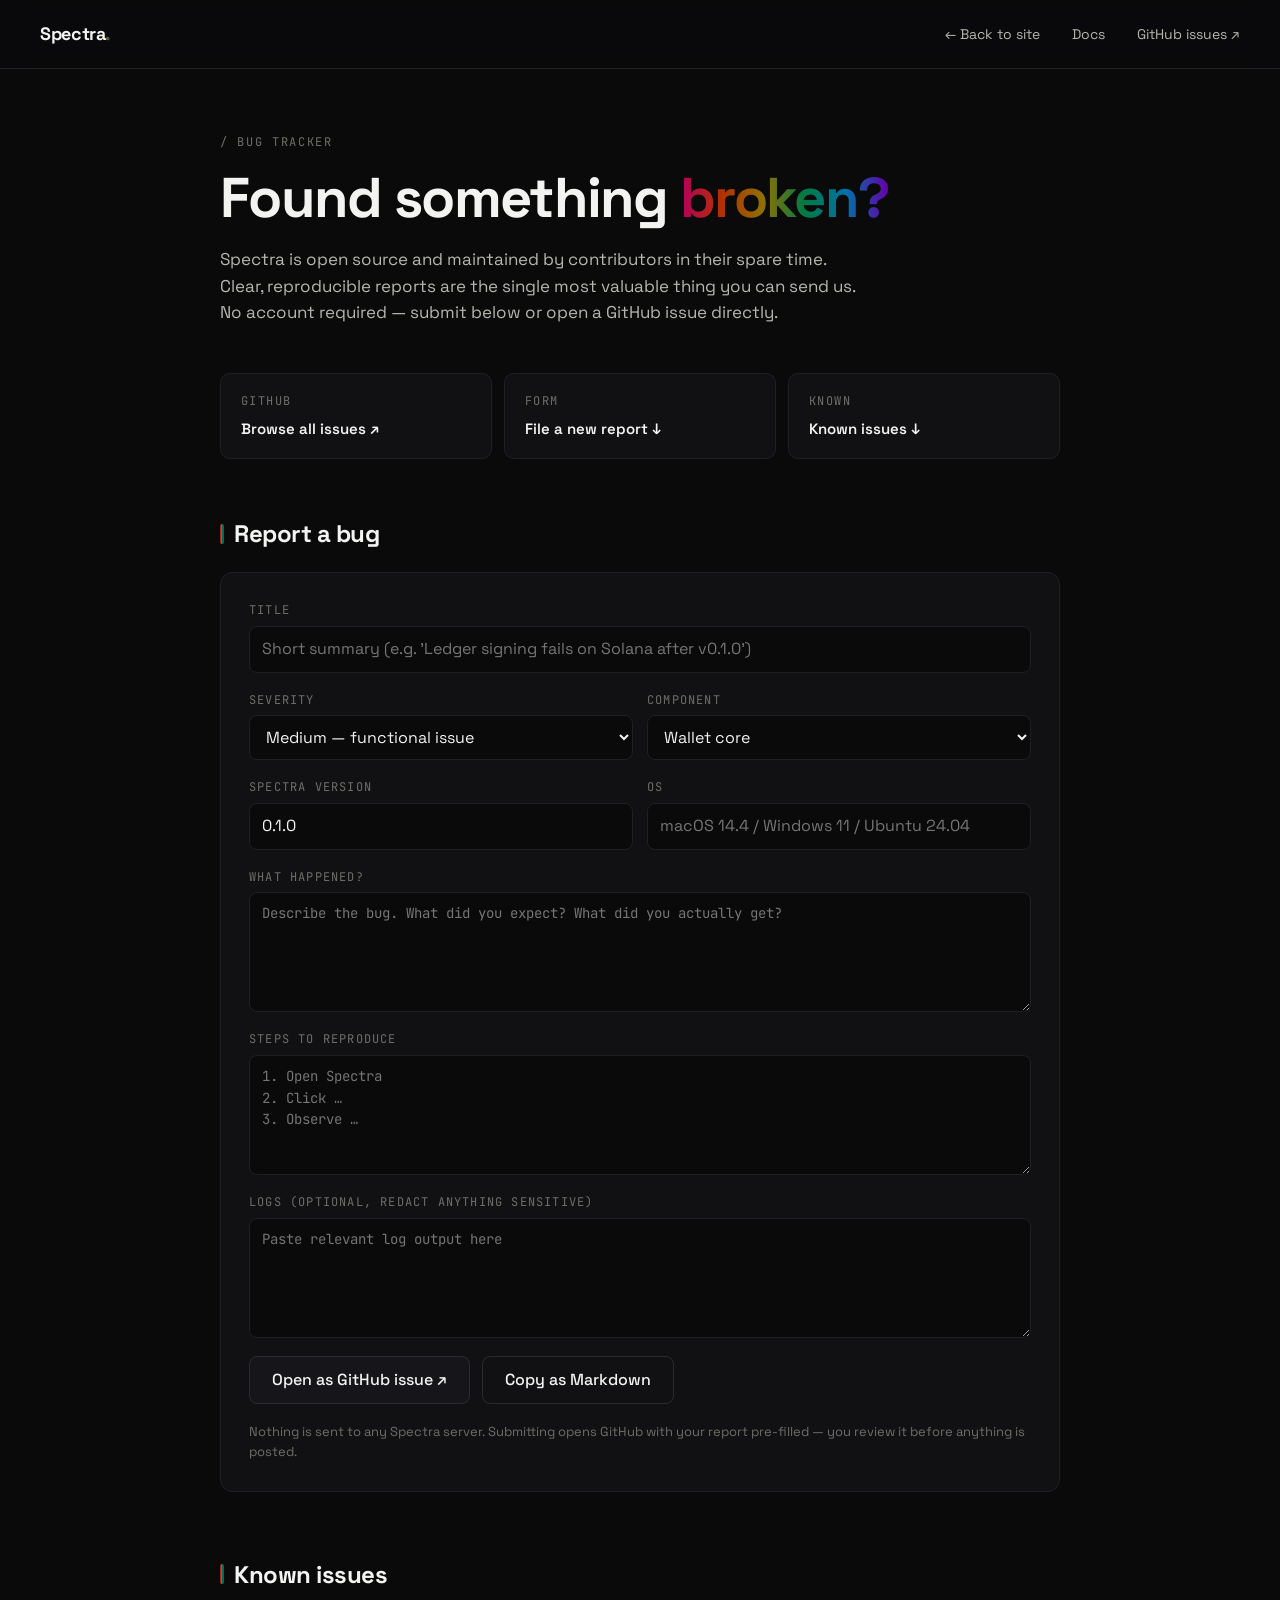
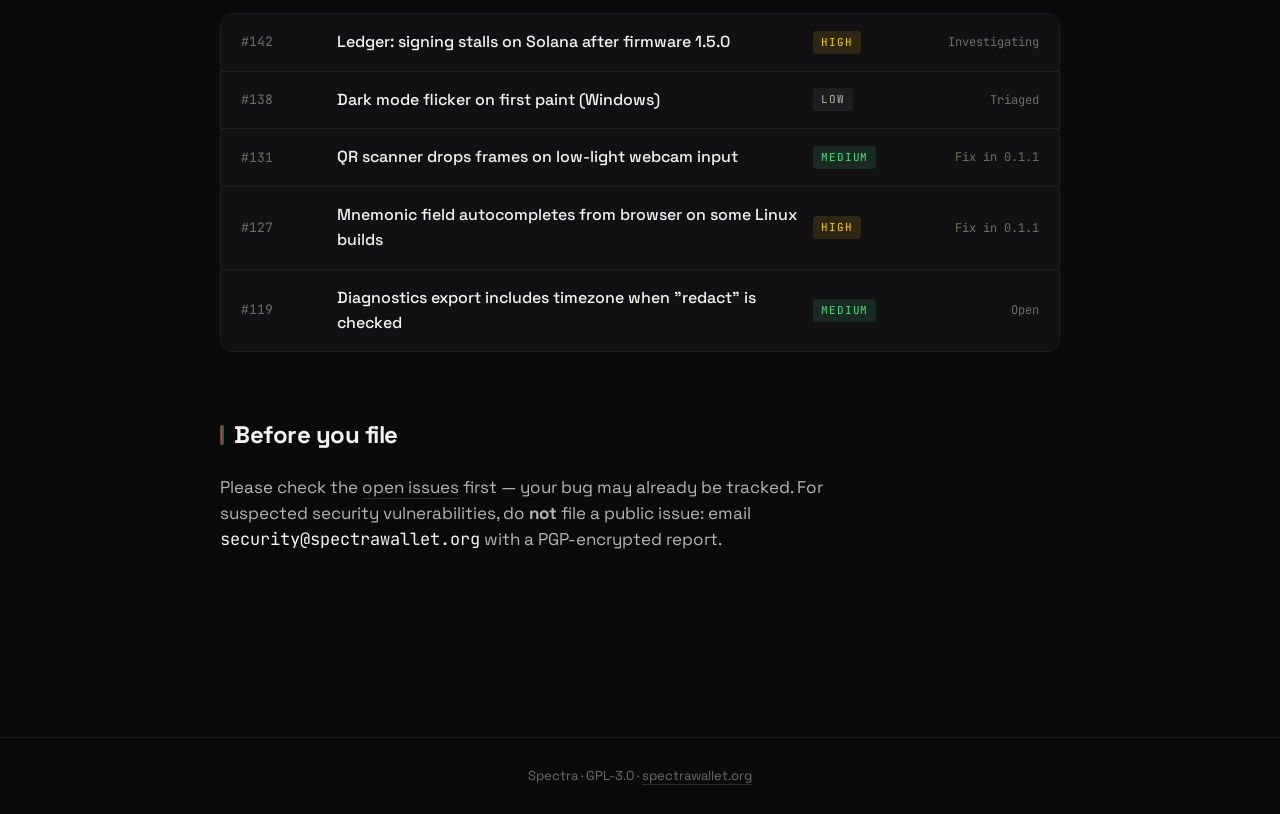
<file: bug/index.html>
<!doctype html>
<html lang="en">
<head>
  <meta charset="utf-8" />
  <meta name="viewport" content="width=device-width, initial-scale=1" />
  <title>Bug Tracker — Spectra Wallet</title>
  <meta name="description" content="Report bugs and browse known issues for Spectra Wallet." />
  <link rel="preconnect" href="https://fonts.googleapis.com" />
  <link rel="preconnect" href="https://fonts.gstatic.com" crossorigin />
  <link href="https://fonts.googleapis.com/css2?family=Space+Grotesk:wght@400;500;600;700&family=JetBrains+Mono:wght@400;500;700&display=swap" rel="stylesheet" />
  <style>
    :root {
      --bg:       #0a0a0b;
      --bg-2:     #111113;
      --bg-3:     #16161a;
      --line:     #1f1f24;
      --line-2:   #2a2a30;
      --fg:       #f3f3f1;
      --fg-2:     #b6b6b0;
      --fg-3:     #6e6e68;
      --green:    #4ade80;
      --yellow:   #facc15;
      --red:      #f87171;
      --serif:    'Space Grotesk', system-ui, -apple-system, sans-serif;
      --mono:     'JetBrains Mono', ui-monospace, 'SF Mono', Menlo, monospace;
      --rainbow:  linear-gradient(90deg, #b3005e, #b33000, #8f7000, #007a44, #0070a8, #6600aa);
    }
    * { box-sizing: border-box; margin: 0; padding: 0; }
    html { scroll-behavior: smooth; }
    body {
      background: var(--bg);
      color: var(--fg);
      font-family: var(--serif);
      font-size: 16px;
      line-height: 1.55;
      -webkit-font-smoothing: antialiased;
      min-height: 100vh;
    }
    a { color: inherit; text-decoration: none; }
    button { font: inherit; cursor: pointer; }
    .mono { font-family: var(--mono); }
    .accent {
      background: var(--rainbow);
      -webkit-background-clip: text;
      background-clip: text;
      -webkit-text-fill-color: transparent;
    }

    /* nav */
    nav.top {
      display: flex; align-items: center; justify-content: space-between;
      padding: 20px 40px;
      border-bottom: 1px solid var(--line);
      position: sticky; top: 0; z-index: 10;
      background: rgba(10,10,11,0.82);
      backdrop-filter: blur(12px);
      -webkit-backdrop-filter: blur(12px);
    }
    nav.top .brand { font-weight: 700; font-size: 18px; letter-spacing: -0.02em; }
    nav.top .links a { color: var(--fg-2); margin-left: 28px; font-size: 14px; transition: color .2s; }
    nav.top .links a:hover { color: var(--fg); }

    main {
      max-width: 920px;
      margin: 0 auto;
      padding: 64px 40px 120px;
    }

    .label {
      font-family: var(--mono);
      font-size: 12px;
      letter-spacing: 0.14em;
      color: var(--fg-3);
      margin-bottom: 18px;
    }
    h1 {
      font-size: clamp(36px, 5vw, 56px);
      line-height: 1.05;
      letter-spacing: -0.03em;
      font-weight: 700;
      margin-bottom: 18px;
    }
    .lede {
      color: var(--fg-2);
      max-width: 640px;
      margin-bottom: 48px;
      font-size: 17px;
    }

    /* quick-links row */
    .quick {
      display: grid;
      grid-template-columns: repeat(3, 1fr);
      gap: 12px;
      margin-bottom: 56px;
    }
    .quick a {
      display: flex; flex-direction: column; gap: 6px;
      padding: 18px 20px;
      border: 1px solid var(--line);
      border-radius: 10px;
      background: var(--bg-2);
      transition: border-color .2s, transform .2s, background .2s;
    }
    .quick a:hover { border-color: var(--line-2); transform: translateY(-2px); background: var(--bg-3); }
    .quick .q-label { font-size: 12px; font-family: var(--mono); letter-spacing: .12em; color: var(--fg-3); }
    .quick .q-title { font-weight: 600; font-size: 15px; }

    /* section */
    section { margin-bottom: 64px; }
    h2 {
      font-size: 24px;
      letter-spacing: -0.02em;
      margin-bottom: 20px;
      display: flex; align-items: center; gap: 10px;
    }
    h2::before {
      content: "";
      width: 4px; height: 20px;
      background: var(--rainbow);
      border-radius: 2px;
    }

    /* form */
    form {
      background: var(--bg-2);
      border: 1px solid var(--line);
      border-radius: 12px;
      padding: 28px;
      display: grid;
      gap: 18px;
    }
    .field { display: flex; flex-direction: column; gap: 6px; }
    .field label {
      font-size: 12px;
      font-family: var(--mono);
      letter-spacing: .1em;
      text-transform: uppercase;
      color: var(--fg-3);
    }
    .field input, .field select, .field textarea {
      background: var(--bg);
      border: 1px solid var(--line);
      border-radius: 8px;
      padding: 10px 12px;
      color: var(--fg);
      font: inherit;
      transition: border-color .2s;
    }
    .field input:focus, .field select:focus, .field textarea:focus {
      outline: none;
      border-color: var(--line-2);
    }
    .field textarea { min-height: 120px; resize: vertical; font-family: var(--mono); font-size: 14px; }
    .row-2 { display: grid; grid-template-columns: 1fr 1fr; gap: 14px; }
    .actions { display: flex; gap: 12px; align-items: center; flex-wrap: wrap; }
    .btn {
      padding: 11px 22px;
      border-radius: 8px;
      border: 1px solid var(--line-2);
      background: var(--bg-3);
      color: var(--fg);
      font-weight: 500;
      transition: all .2s;
    }
    .btn:hover { border-color: transparent; background: linear-gradient(135deg, #b3005e, #7733aa); color: #fff; }
    .btn-ghost { background: transparent; }
    .note { color: var(--fg-3); font-size: 13px; }

    /* issue list */
    .issues { display: flex; flex-direction: column; border: 1px solid var(--line); border-radius: 12px; overflow: hidden; }
    .issue {
      display: grid;
      grid-template-columns: 80px 1fr 110px 100px;
      gap: 16px;
      padding: 16px 20px;
      align-items: center;
      border-bottom: 1px solid var(--line);
      background: var(--bg-2);
      transition: background .15s;
    }
    .issue:last-child { border-bottom: none; }
    .issue:hover { background: var(--bg-3); }
    .issue .num { font-family: var(--mono); font-size: 13px; color: var(--fg-3); }
    .issue .title { font-weight: 500; }
    .issue .sev {
      font-family: var(--mono);
      font-size: 11px;
      letter-spacing: .08em;
      text-transform: uppercase;
      padding: 3px 8px;
      border-radius: 4px;
      justify-self: start;
    }
    .sev-crit { background: rgba(248,113,113,.12); color: var(--red); }
    .sev-high { background: rgba(250,204,21,.12); color: var(--yellow); }
    .sev-med  { background: rgba(74,222,128,.12); color: var(--green); }
    .sev-low  { background: rgba(180,180,180,.08); color: var(--fg-2); }
    .issue .status { font-family: var(--mono); font-size: 12px; color: var(--fg-3); text-align: right; }

    .footer { color: var(--fg-3); font-size: 13px; padding: 28px 40px; border-top: 1px solid var(--line); text-align: center; }

    @media (max-width: 700px) {
      .quick { grid-template-columns: 1fr; }
      .row-2 { grid-template-columns: 1fr; }
      .issue { grid-template-columns: 1fr; gap: 6px; }
      .issue .status { text-align: left; }
      nav.top { padding: 16px 20px; }
      main { padding: 40px 20px 80px; }
    }
  </style>
</head>
<body>
  <nav class="top">
    <a href="../" class="brand">Spectra<span class="accent">.</span></a>
    <div class="links">
      <a href="../">← Back to site</a>
      <a href="../docs/">Docs</a>
      <a href="https://github.com/Sheny6n/SpectraWallet/issues" target="_blank" rel="noopener">GitHub issues ↗</a>
    </div>
  </nav>

  <main>
    <div class="label">/ BUG TRACKER</div>
    <h1>Found something <span class="accent">broken?</span></h1>
    <p class="lede">
      Spectra is open source and maintained by contributors in their spare time. Clear,
      reproducible reports are the single most valuable thing you can send us. No account
      required — submit below or open a GitHub issue directly.
    </p>

    <div class="quick">
      <a href="https://github.com/Sheny6n/SpectraWallet/issues" target="_blank" rel="noopener">
        <span class="q-label">GITHUB</span>
        <span class="q-title">Browse all issues ↗</span>
      </a>
      <a href="#report">
        <span class="q-label">FORM</span>
        <span class="q-title">File a new report ↓</span>
      </a>
      <a href="#known">
        <span class="q-label">KNOWN</span>
        <span class="q-title">Known issues ↓</span>
      </a>
    </div>

    <section id="report">
      <h2>Report a bug</h2>
      <form id="bug-form">
        <div class="field">
          <label for="title">Title</label>
          <input id="title" name="title" type="text" placeholder="Short summary (e.g. 'Ledger signing fails on Solana after v0.1.0')" required />
        </div>

        <div class="row-2">
          <div class="field">
            <label for="severity">Severity</label>
            <select id="severity" name="severity">
              <option value="low">Low — cosmetic / minor</option>
              <option value="medium" selected>Medium — functional issue</option>
              <option value="high">High — data or funds at risk</option>
              <option value="critical">Critical — loss / exploit</option>
            </select>
          </div>
          <div class="field">
            <label for="component">Component</label>
            <select id="component" name="component">
              <option>Wallet core</option>
              <option>Sending / receiving</option>
              <option>Staking</option>
              <option>Recovery / seed</option>
              <option>Hardware wallet</option>
              <option>UI / display</option>
              <option>Plugin SDK</option>
              <option>Docs</option>
              <option>Other</option>
            </select>
          </div>
        </div>

        <div class="row-2">
          <div class="field">
            <label for="version">Spectra version</label>
            <input id="version" name="version" type="text" placeholder="0.1.0" value="0.1.0" />
          </div>
          <div class="field">
            <label for="os">OS</label>
            <input id="os" name="os" type="text" placeholder="macOS 14.4 / Windows 11 / Ubuntu 24.04" />
          </div>
        </div>

        <div class="field">
          <label for="description">What happened?</label>
          <textarea id="description" name="description" placeholder="Describe the bug. What did you expect? What did you actually get?" required></textarea>
        </div>

        <div class="field">
          <label for="steps">Steps to reproduce</label>
          <textarea id="steps" name="steps" placeholder="1. Open Spectra&#10;2. Click …&#10;3. Observe …"></textarea>
        </div>

        <div class="field">
          <label for="logs">Logs (optional, redact anything sensitive)</label>
          <textarea id="logs" name="logs" placeholder="Paste relevant log output here"></textarea>
        </div>

        <div class="actions">
          <button type="submit" class="btn">Open as GitHub issue ↗</button>
          <button type="button" class="btn btn-ghost" id="copy-btn">Copy as Markdown</button>
          <span class="note mono" id="status"></span>
        </div>
        <p class="note">
          Nothing is sent to any Spectra server. Submitting opens GitHub with your report pre-filled —
          you review it before anything is posted.
        </p>
      </form>
    </section>

    <section id="known">
      <h2>Known issues</h2>
      <div class="issues">
        <div class="issue">
          <span class="num">#142</span>
          <span class="title">Ledger: signing stalls on Solana after firmware 1.5.0</span>
          <span class="sev sev-high">High</span>
          <span class="status">Investigating</span>
        </div>
        <div class="issue">
          <span class="num">#138</span>
          <span class="title">Dark mode flicker on first paint (Windows)</span>
          <span class="sev sev-low">Low</span>
          <span class="status">Triaged</span>
        </div>
        <div class="issue">
          <span class="num">#131</span>
          <span class="title">QR scanner drops frames on low-light webcam input</span>
          <span class="sev sev-med">Medium</span>
          <span class="status">Fix in 0.1.1</span>
        </div>
        <div class="issue">
          <span class="num">#127</span>
          <span class="title">Mnemonic field autocompletes from browser on some Linux builds</span>
          <span class="sev sev-high">High</span>
          <span class="status">Fix in 0.1.1</span>
        </div>
        <div class="issue">
          <span class="num">#119</span>
          <span class="title">Diagnostics export includes timezone when "redact" is checked</span>
          <span class="sev sev-med">Medium</span>
          <span class="status">Open</span>
        </div>
      </div>
    </section>

    <section>
      <h2>Before you file</h2>
      <p class="lede" style="margin-bottom: 0;">
        Please check the <a href="https://github.com/Sheny6n/SpectraWallet/issues" target="_blank" rel="noopener" style="border-bottom: 1px solid var(--line-2);">open issues</a> first — your bug may already be tracked.
        For suspected security vulnerabilities, do <b>not</b> file a public issue: email
        <span class="mono" style="color: var(--fg)">security@spectrawallet.org</span> with a PGP-encrypted report.
      </p>
    </section>
  </main>

  <div class="footer">
    Spectra · GPL-3.0 · <a href="../" style="border-bottom: 1px solid var(--line-2)">spectrawallet.org</a>
  </div>

  <script>
    (() => {
      const form = document.getElementById('bug-form');
      const status = document.getElementById('status');
      const copyBtn = document.getElementById('copy-btn');
      const REPO = 'Sheny6n/SpectraWallet';

      function buildMarkdown(data) {
        return `**Severity:** ${data.severity}
**Component:** ${data.component}
**Version:** ${data.version}
**OS:** ${data.os || '—'}

### Description
${data.description}

### Steps to reproduce
${data.steps || '—'}

### Logs
${data.logs ? '```\n' + data.logs + '\n```' : '—'}`;
      }

      function readForm() {
        const fd = new FormData(form);
        return Object.fromEntries(fd.entries());
      }

      form.addEventListener('submit', (e) => {
        e.preventDefault();
        const d = readForm();
        const body = buildMarkdown(d);
        const url = `https://github.com/${REPO}/issues/new?title=${encodeURIComponent('[' + d.severity.toUpperCase() + '] ' + d.title)}&body=${encodeURIComponent(body)}&labels=bug`;
        window.open(url, '_blank', 'noopener');
        status.textContent = 'Opened in new tab — review before posting.';
      });

      copyBtn.addEventListener('click', async () => {
        const d = readForm();
        const md = `# ${d.title || '(no title)'}\n\n` + buildMarkdown(d);
        try {
          await navigator.clipboard.writeText(md);
          status.textContent = 'Copied to clipboard.';
        } catch {
          status.textContent = 'Copy failed — clipboard blocked.';
        }
      });
    })();
  </script>
</body>
</html>
</file>
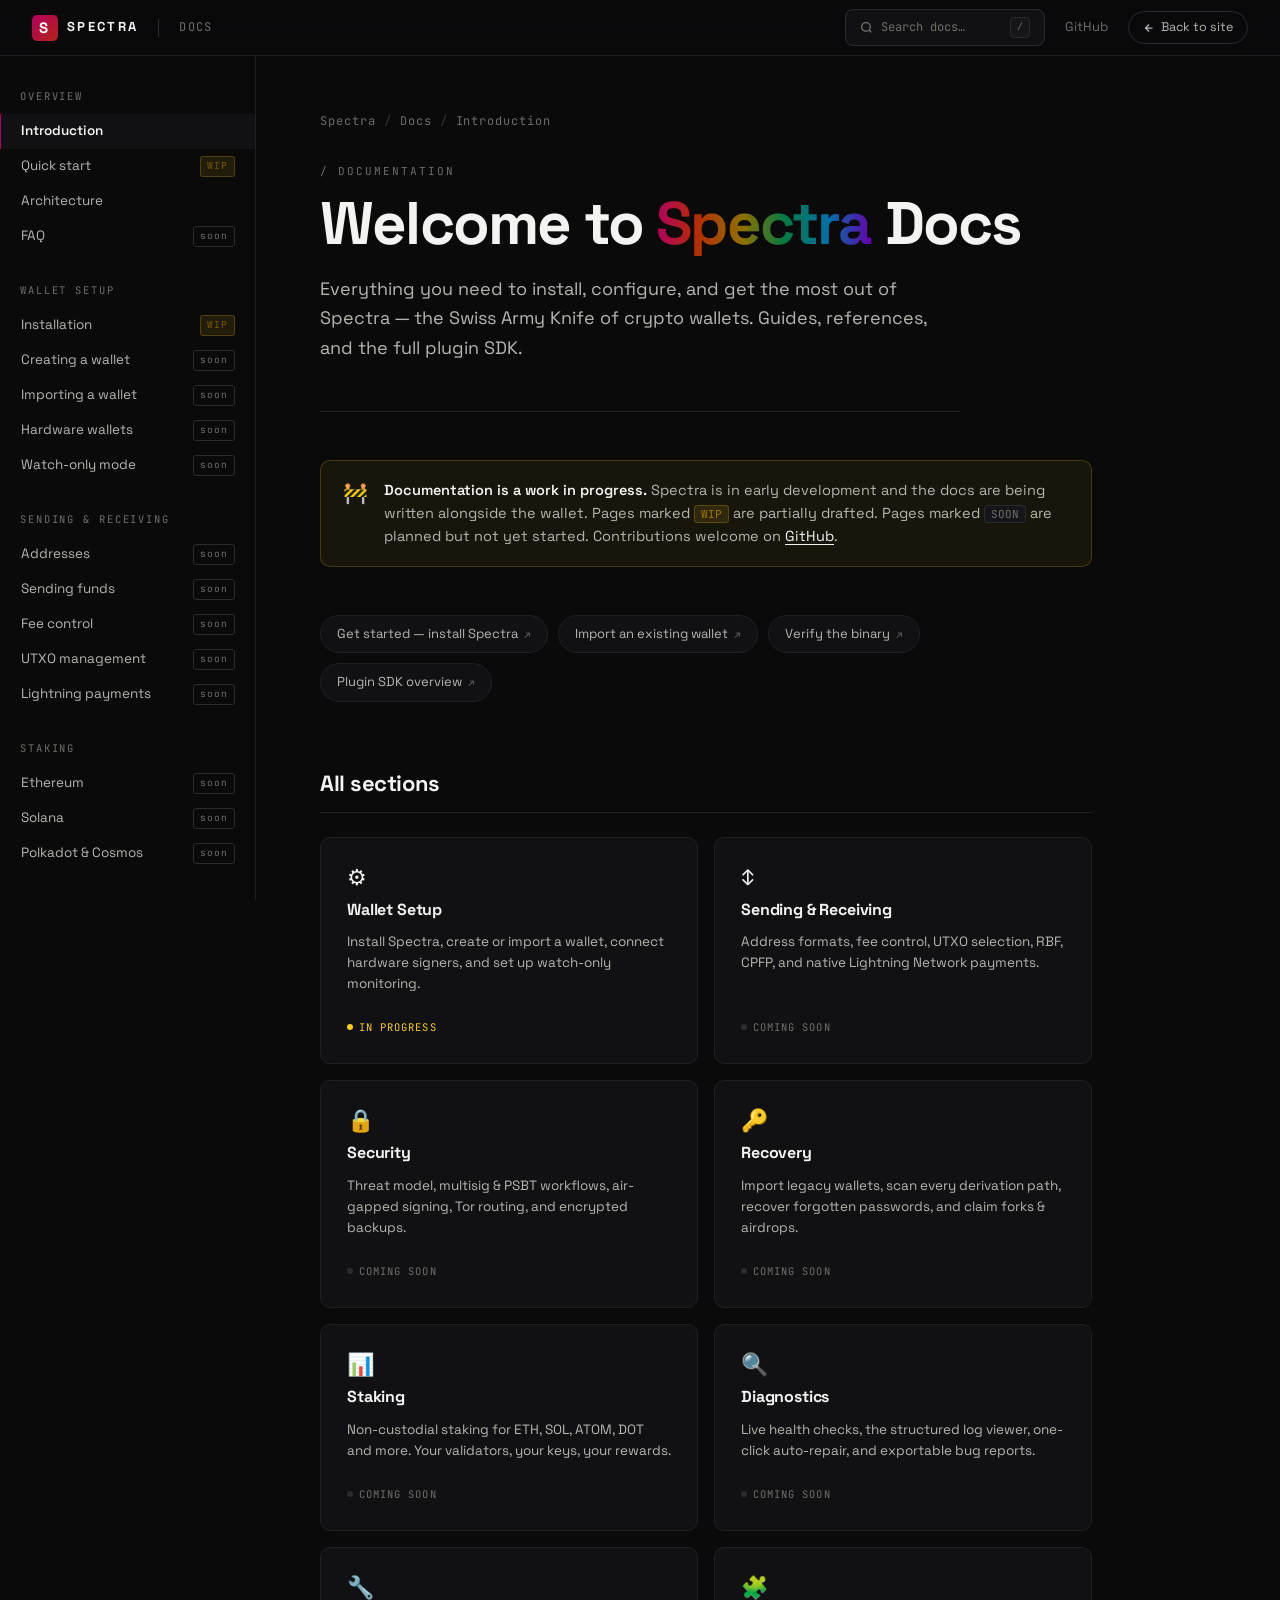
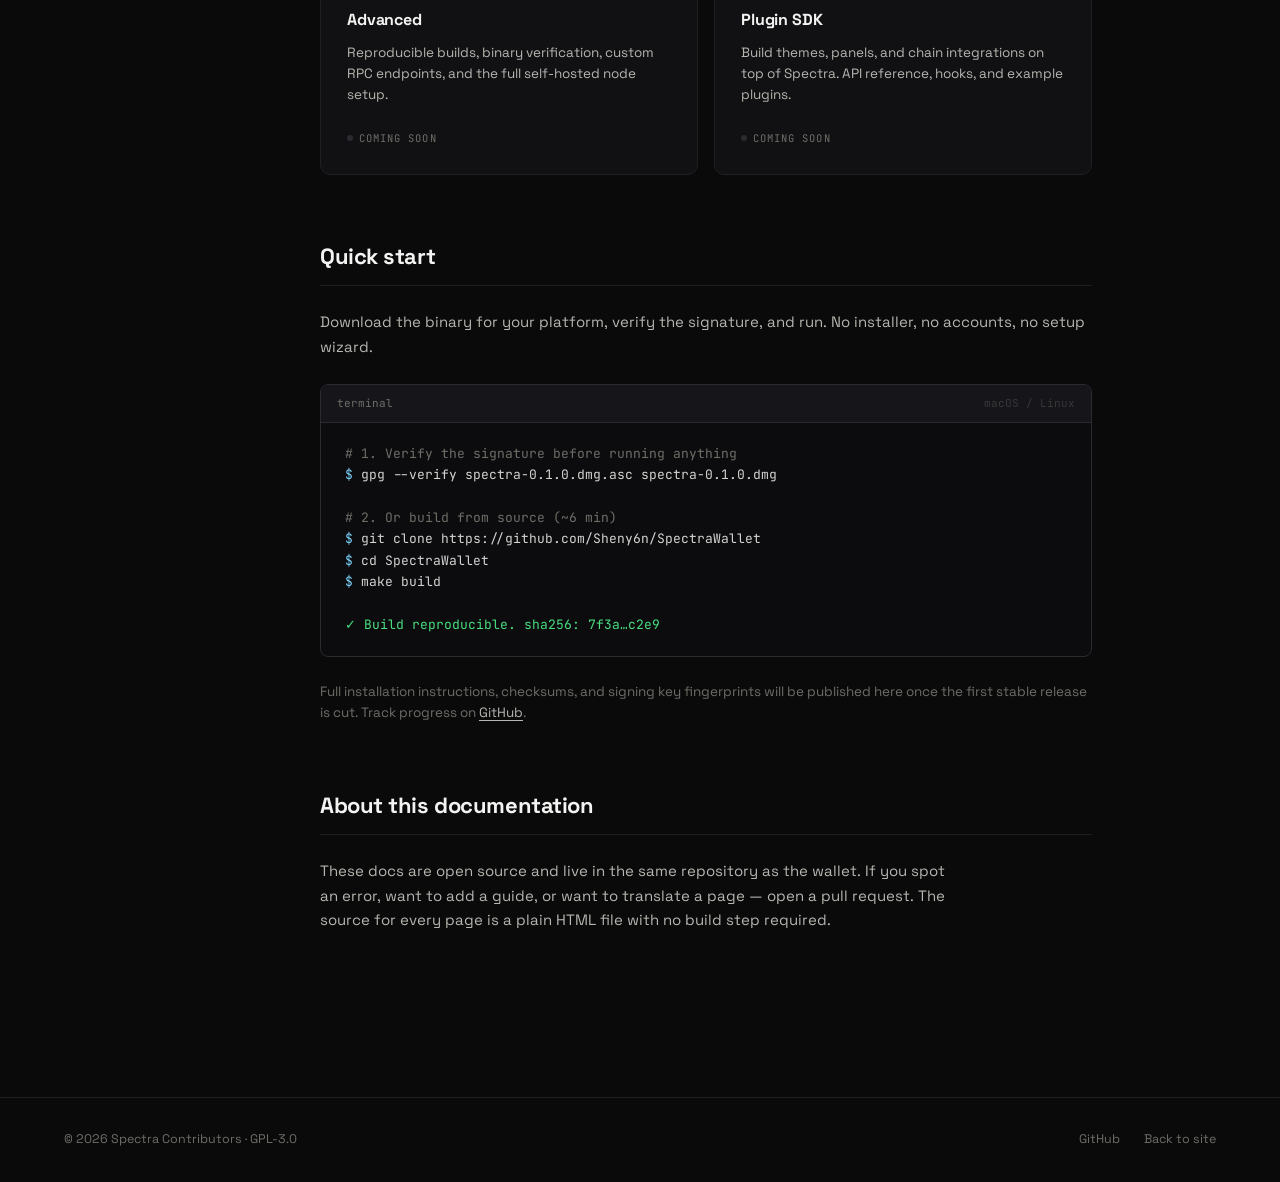
<file: docs/index.html>
<!doctype html>
<html lang="en">
<head>
  <meta charset="utf-8" />
  <meta name="viewport" content="width=device-width, initial-scale=1" />
  <title>Docs — Spectra Wallet</title>
  <meta name="description" content="Spectra documentation: setup, wallet management, staking, recovery, plugin SDK, and more." />
  <link rel="preconnect" href="https://fonts.googleapis.com" />
  <link rel="preconnect" href="https://fonts.gstatic.com" crossorigin />
  <link href="https://fonts.googleapis.com/css2?family=Space+Grotesk:wght@400;500;600;700&family=JetBrains+Mono:wght@400;500;700&display=swap" rel="stylesheet" />
  <style>
    /* ============================================================
       SPECTRA DOCS — design tokens (mirrors main site)
       ============================================================ */
    :root {
      --bg:       #0a0a0b;
      --bg-2:     #111113;
      --bg-3:     #16161a;
      --line:     #1f1f24;
      --line-2:   #2a2a30;
      --fg:       #f3f3f1;
      --fg-2:     #b6b6b0;
      --fg-3:     #6e6e68;
      --green:    #4ade80;
      --yellow:   #facc15;
      --serif:    'Space Grotesk', system-ui, -apple-system, sans-serif;
      --mono:     'JetBrains Mono', ui-monospace, 'SF Mono', Menlo, monospace;
      --sidebar:  256px;
      --rainbow:  linear-gradient(90deg, #b3005e, #b33000, #8f7000, #007a44, #0070a8, #6600aa);
      --rainbow-diag: linear-gradient(135deg, #b3005e 0%, #b33000 20%, #8f7000 40%, #007a44 60%, #0070a8 80%, #6600aa 100%);
      --s-pink:   #b3005e;
      --s-violet: #7733aa;
    }

    * { box-sizing: border-box; margin: 0; padding: 0; }
    html { scroll-behavior: smooth; }
    body {
      background: var(--bg);
      color: var(--fg);
      font-family: var(--serif);
      font-size: 16px;
      line-height: 1.55;
      -webkit-font-smoothing: antialiased;
      overflow-x: hidden;
    }
    a { color: inherit; text-decoration: none; }
    img, svg { display: block; max-width: 100%; }
    button { font: inherit; cursor: pointer; }

    /* gradient text helper */
    .accent {
      background: var(--rainbow);
      -webkit-background-clip: text;
      background-clip: text;
      -webkit-text-fill-color: transparent;
      color: transparent;
    }
    .mono { font-family: var(--mono); }

    /* ============================================================
       TOP NAV
       ============================================================ */
    .nav {
      position: sticky;
      top: 0;
      z-index: 100;
      display: flex;
      justify-content: space-between;
      align-items: center;
      padding: 0 32px;
      height: 56px;
      background: rgba(10,10,11,0.82);
      backdrop-filter: blur(12px) saturate(140%);
      -webkit-backdrop-filter: blur(12px) saturate(140%);
      border-bottom: 1px solid var(--line);
    }

    .nav-left {
      display: flex;
      align-items: center;
      gap: 20px;
    }

    .brand {
      display: flex;
      align-items: center;
      gap: 9px;
      font-weight: 800;
      letter-spacing: 0.18em;
      font-size: 13px;
    }
    .brand-mark {
      display: inline-flex;
      align-items: center;
      justify-content: center;
      width: 26px; height: 26px;
      background: linear-gradient(135deg, #b3005e, #b33000, #8f7000, #007a44, #0070a8, #7733aa, #b3005e);
      background-size: 800% 800%;
      animation: spectrum-shift 40s cubic-bezier(0.65, 0.05, 0.35, 0.95) infinite -6s;
      color: #fff;
      font-weight: 900;
      font-size: 15px;
      border-radius: 5px;
    }
    @keyframes spectrum-shift {
      0%   { background-position:   0%  50%; }
      20%  { background-position:  55%  15%; }
      40%  { background-position: 100%  55%; }
      60%  { background-position:  70%  95%; }
      80%  { background-position:  20%  65%; }
      100% { background-position:   0%  50%; }
    }
    .nav-divider {
      width: 1px;
      height: 18px;
      background: var(--line-2);
    }
    .nav-section {
      font-family: var(--mono);
      font-size: 12px;
      color: var(--fg-3);
      letter-spacing: 0.1em;
    }

    .nav-right {
      display: flex;
      align-items: center;
      gap: 20px;
      font-size: 13px;
    }
    .nav-right a {
      color: var(--fg-3);
      transition: color .2s;
    }
    .nav-right a:hover { color: var(--fg); }

    .nav-back {
      display: inline-flex;
      align-items: center;
      gap: 6px;
      padding: 6px 14px;
      border: 1px solid var(--line-2);
      border-radius: 999px;
      font-size: 12.5px;
      color: var(--fg-2) !important;
      transition: all .2s;
    }
    .nav-back:hover {
      border-color: var(--fg-3);
      color: var(--fg) !important;
    }

    /* search bar */
    .nav-search {
      display: flex;
      align-items: center;
      gap: 8px;
      padding: 7px 14px;
      background: var(--bg-2);
      border: 1px solid var(--line-2);
      border-radius: 8px;
      font-family: var(--mono);
      font-size: 12px;
      color: var(--fg-3);
      cursor: text;
      min-width: 200px;
      transition: border-color .2s;
    }
    .nav-search:hover { border-color: var(--fg-3); }
    .nav-search kbd {
      margin-left: auto;
      padding: 2px 6px;
      background: var(--bg-3);
      border: 1px solid var(--line-2);
      border-radius: 4px;
      font-size: 10px;
      color: var(--fg-3);
    }

    /* ============================================================
       LAYOUT — sidebar + content
       ============================================================ */
    .docs-layout {
      display: flex;
      min-height: calc(100vh - 56px);
    }

    /* ============================================================
       SIDEBAR
       ============================================================ */
    .sidebar {
      width: var(--sidebar);
      flex-shrink: 0;
      border-right: 1px solid var(--line);
      padding: 32px 0 80px;
      position: sticky;
      top: 56px;
      height: calc(100vh - 56px);
      overflow-y: auto;
      scrollbar-width: thin;
      scrollbar-color: var(--line-2) transparent;
    }

    .sidebar-group {
      margin-bottom: 28px;
    }
    .sidebar-group-label {
      font-family: var(--mono);
      font-size: 10.5px;
      letter-spacing: 0.18em;
      text-transform: uppercase;
      color: var(--fg-3);
      padding: 0 20px 10px;
      display: block;
    }
    .sidebar-link {
      display: flex;
      align-items: center;
      justify-content: space-between;
      padding: 7px 20px;
      font-size: 13.5px;
      color: var(--fg-2);
      transition: all .15s;
      border-left: 2px solid transparent;
      margin-left: -1px;
    }
    .sidebar-link:hover {
      color: var(--fg);
      background: var(--bg-2);
    }
    .sidebar-link.active {
      color: var(--fg);
      border-left-color: var(--s-pink);
      background: var(--bg-2);
      font-weight: 600;
    }
    .sidebar-link .soon {
      font-family: var(--mono);
      font-size: 9.5px;
      letter-spacing: 0.1em;
      padding: 2px 6px;
      border: 1px solid var(--line-2);
      border-radius: 3px;
      color: var(--fg-3);
      flex-shrink: 0;
    }
    .sidebar-link .wip {
      font-family: var(--mono);
      font-size: 9.5px;
      letter-spacing: 0.1em;
      padding: 2px 6px;
      border-radius: 3px;
      color: #7a5900;
      background: rgba(250,204,21,.1);
      border: 1px solid rgba(250,204,21,.2);
      flex-shrink: 0;
    }

    /* ============================================================
       MAIN CONTENT
       ============================================================ */
    .docs-main {
      flex: 1;
      min-width: 0;
      padding: 56px clamp(32px, 5vw, 80px) 100px;
      max-width: 900px;
    }

    /* breadcrumb */
    .breadcrumb {
      font-family: var(--mono);
      font-size: 12px;
      color: var(--fg-3);
      letter-spacing: 0.08em;
      margin-bottom: 32px;
      display: flex;
      align-items: center;
      gap: 8px;
    }
    .breadcrumb a { color: var(--fg-3); transition: color .2s; }
    .breadcrumb a:hover { color: var(--fg); }
    .breadcrumb span { opacity: .4; }

    /* page header */
    .page-label {
      font-family: var(--mono);
      font-size: 11px;
      letter-spacing: 0.18em;
      color: var(--fg-3);
      margin-bottom: 14px;
    }
    .page-title {
      font-size: clamp(36px, 5vw, 60px);
      font-weight: 800;
      letter-spacing: -0.03em;
      line-height: 1;
      margin-bottom: 20px;
    }
    .page-lead {
      font-size: 18px;
      color: var(--fg-2);
      max-width: 640px;
      line-height: 1.65;
      margin-bottom: 48px;
      padding-bottom: 48px;
      border-bottom: 1px solid var(--line);
    }

    /* wip banner */
    .wip-banner {
      display: flex;
      align-items: flex-start;
      gap: 16px;
      background: rgba(250,204,21,.06);
      border: 1px solid rgba(250,204,21,.2);
      border-radius: 10px;
      padding: 18px 22px;
      margin-bottom: 48px;
    }
    .wip-icon {
      font-size: 20px;
      flex-shrink: 0;
      line-height: 1.4;
    }
    .wip-banner p {
      font-size: 14.5px;
      color: var(--fg-2);
      line-height: 1.6;
    }
    .wip-banner strong { color: var(--fg); font-weight: 600; }

    /* section heading inside content */
    .content-section {
      margin-bottom: 64px;
    }
    .content-section h2 {
      font-size: 22px;
      font-weight: 700;
      letter-spacing: -0.02em;
      margin-bottom: 24px;
      padding-bottom: 12px;
      border-bottom: 1px solid var(--line);
    }

    /* doc category cards */
    .doc-grid {
      display: grid;
      grid-template-columns: repeat(2, 1fr);
      gap: 16px;
    }
    .doc-card {
      background: var(--bg-2);
      border: 1px solid var(--line);
      border-radius: 10px;
      padding: 28px 26px;
      display: flex;
      flex-direction: column;
      gap: 10px;
      transition: all .2s ease;
      cursor: default;
      position: relative;
      overflow: hidden;
    }
    .doc-card:hover {
      border-color: var(--line-2);
      background: var(--bg-3);
      transform: translateY(-2px);
      box-shadow: 0 8px 32px rgba(0,0,0,.4);
    }
    .doc-card-icon {
      font-size: 22px;
      line-height: 1;
    }
    .doc-card h3 {
      font-size: 16px;
      font-weight: 700;
      letter-spacing: -0.01em;
    }
    .doc-card p {
      font-size: 13.5px;
      color: var(--fg-2);
      line-height: 1.55;
    }
    .doc-card .doc-status {
      margin-top: auto;
      padding-top: 14px;
      font-family: var(--mono);
      font-size: 10.5px;
      letter-spacing: 0.1em;
      color: var(--fg-3);
      display: flex;
      align-items: center;
      gap: 6px;
    }
    .doc-card .doc-status::before {
      content: "";
      width: 6px;
      height: 6px;
      border-radius: 50%;
      background: var(--line-2);
      flex-shrink: 0;
    }
    .doc-card.ready .doc-status { color: var(--green); }
    .doc-card.ready .doc-status::before { background: var(--green); box-shadow: 0 0 6px rgba(74,222,128,.5); }
    .doc-card.wip .doc-status { color: var(--yellow); }
    .doc-card.wip .doc-status::before { background: var(--yellow); }

    /* quick-links strip */
    .quick-links {
      display: flex;
      flex-wrap: wrap;
      gap: 10px;
      margin-bottom: 64px;
    }
    .quick-link {
      display: inline-flex;
      align-items: center;
      gap: 6px;
      padding: 8px 16px;
      background: var(--bg-2);
      border: 1px solid var(--line);
      border-radius: 999px;
      font-size: 13px;
      color: var(--fg-2);
      transition: all .2s;
    }
    .quick-link:hover {
      color: var(--fg);
      border-color: var(--line-2);
      background: var(--bg-3);
    }
    .quick-link .arrow { font-size: 11px; opacity: .5; }

    /* code block placeholder */
    .code-block {
      background: #0c0c0e;
      border: 1px solid var(--line-2);
      border-radius: 8px;
      overflow: hidden;
      margin: 24px 0;
    }
    .code-block-bar {
      display: flex;
      align-items: center;
      justify-content: space-between;
      padding: 10px 16px;
      background: #15151a;
      border-bottom: 1px solid var(--line-2);
      font-family: var(--mono);
      font-size: 11px;
      color: var(--fg-3);
    }
    .code-block pre {
      padding: 20px 24px;
      font-family: var(--mono);
      font-size: 13px;
      color: #d4d4d2;
      line-height: 1.65;
      overflow-x: auto;
    }
    .t-dim    { color: var(--fg-3); }
    .t-ok     { color: var(--green); }
    .t-accent { color: #7dd3fc; }
    .t-str    { color: #a8d8a8; }

    /* ============================================================
       FOOTER
       ============================================================ */
    .docs-footer {
      border-top: 1px solid var(--line);
      padding: 32px clamp(32px, 5vw, 80px);
      display: flex;
      justify-content: space-between;
      align-items: center;
      flex-wrap: wrap;
      gap: 16px;
      font-size: 12.5px;
      color: var(--fg-3);
    }
    .docs-footer a { color: var(--fg-3); transition: color .2s; }
    .docs-footer a:hover { color: var(--fg); }

    /* ============================================================
       RESPONSIVE
       ============================================================ */
    @media (max-width: 860px) {
      .sidebar { display: none; }
      .doc-grid { grid-template-columns: 1fr; }
      .nav-search { display: none; }
    }
    @media (max-width: 480px) {
      .docs-main { padding: 40px 20px 80px; }
    }
  </style>
</head>
<body>

  <!-- ===== TOP NAV ===== -->
  <header class="nav">
    <div class="nav-left">
      <a class="brand" href="../index.html" aria-label="Spectra home">
        <span class="brand-mark">S</span>
        <span>SPECTRA</span>
      </a>
      <div class="nav-divider"></div>
      <span class="nav-section">DOCS</span>
    </div>
    <div class="nav-right">
      <div class="nav-search" role="search" aria-label="Search documentation">
        <svg width="13" height="13" viewBox="0 0 24 24" fill="none" stroke="currentColor" stroke-width="2.5"><circle cx="11" cy="11" r="8"/><path d="m21 21-4.35-4.35"/></svg>
        <span>Search docs…</span>
        <kbd>/</kbd>
      </div>
      <a href="https://github.com/Sheny6n/SpectraWallet" target="_blank" rel="noopener noreferrer">GitHub</a>
      <a class="nav-back" href="../index.html">
        <svg width="12" height="12" viewBox="0 0 24 24" fill="none" stroke="currentColor" stroke-width="2.5"><path d="M19 12H5M12 5l-7 7 7 7"/></svg>
        Back to site
      </a>
    </div>
  </header>

  <div class="docs-layout">

    <!-- ===== SIDEBAR ===== -->
    <aside class="sidebar" aria-label="Documentation navigation">

      <div class="sidebar-group">
        <span class="sidebar-group-label">Overview</span>
        <a class="sidebar-link active" href="#">Introduction</a>
        <a class="sidebar-link" href="#">Quick start <span class="wip">WIP</span></a>
        <a class="sidebar-link" href="#">Architecture</a>
        <a class="sidebar-link" href="#">FAQ <span class="soon">soon</span></a>
      </div>

      <div class="sidebar-group">
        <span class="sidebar-group-label">Wallet Setup</span>
        <a class="sidebar-link" href="#">Installation <span class="wip">WIP</span></a>
        <a class="sidebar-link" href="#">Creating a wallet <span class="soon">soon</span></a>
        <a class="sidebar-link" href="#">Importing a wallet <span class="soon">soon</span></a>
        <a class="sidebar-link" href="#">Hardware wallets <span class="soon">soon</span></a>
        <a class="sidebar-link" href="#">Watch-only mode <span class="soon">soon</span></a>
      </div>

      <div class="sidebar-group">
        <span class="sidebar-group-label">Sending &amp; Receiving</span>
        <a class="sidebar-link" href="#">Addresses <span class="soon">soon</span></a>
        <a class="sidebar-link" href="#">Sending funds <span class="soon">soon</span></a>
        <a class="sidebar-link" href="#">Fee control <span class="soon">soon</span></a>
        <a class="sidebar-link" href="#">UTXO management <span class="soon">soon</span></a>
        <a class="sidebar-link" href="#">Lightning payments <span class="soon">soon</span></a>
      </div>

      <div class="sidebar-group">
        <span class="sidebar-group-label">Staking</span>
        <a class="sidebar-link" href="#">Ethereum <span class="soon">soon</span></a>
        <a class="sidebar-link" href="#">Solana <span class="soon">soon</span></a>
        <a class="sidebar-link" href="#">Polkadot &amp; Cosmos <span class="soon">soon</span></a>
      </div>

      <div class="sidebar-group">
        <span class="sidebar-group-label">Security</span>
        <a class="sidebar-link" href="#">Threat model <span class="soon">soon</span></a>
        <a class="sidebar-link" href="#">Multisig &amp; PSBT <span class="soon">soon</span></a>
        <a class="sidebar-link" href="#">Air-gapped signing <span class="soon">soon</span></a>
        <a class="sidebar-link" href="#">Encrypted backups <span class="soon">soon</span></a>
        <a class="sidebar-link" href="#">Tor &amp; custom RPC <span class="soon">soon</span></a>
      </div>

      <div class="sidebar-group">
        <span class="sidebar-group-label">Recovery</span>
        <a class="sidebar-link" href="#">Legacy wallet imports <span class="soon">soon</span></a>
        <a class="sidebar-link" href="#">Seed path grinding <span class="soon">soon</span></a>
        <a class="sidebar-link" href="#">Password recovery <span class="soon">soon</span></a>
        <a class="sidebar-link" href="#">Fork &amp; airdrop claims <span class="soon">soon</span></a>
      </div>

      <div class="sidebar-group">
        <span class="sidebar-group-label">Advanced</span>
        <a class="sidebar-link" href="#">Diagnostics panel <span class="soon">soon</span></a>
        <a class="sidebar-link" href="#">Log viewer &amp; export <span class="soon">soon</span></a>
        <a class="sidebar-link" href="#">Reproducible builds <span class="soon">soon</span></a>
        <a class="sidebar-link" href="#">Verifying the binary <span class="soon">soon</span></a>
      </div>

      <div class="sidebar-group">
        <span class="sidebar-group-label">Plugin SDK</span>
        <a class="sidebar-link" href="#">Overview <span class="soon">soon</span></a>
        <a class="sidebar-link" href="#">API reference <span class="soon">soon</span></a>
        <a class="sidebar-link" href="#">Example plugins <span class="soon">soon</span></a>
      </div>

    </aside>

    <!-- ===== MAIN CONTENT ===== -->
    <main class="docs-main">

      <nav class="breadcrumb" aria-label="Breadcrumb">
        <a href="../index.html">Spectra</a>
        <span>/</span>
        <a href="#">Docs</a>
        <span>/</span>
        Introduction
      </nav>

      <div class="page-label">/ DOCUMENTATION</div>
      <h1 class="page-title">Welcome to <span class="accent">Spectra</span> Docs</h1>
      <p class="page-lead">
        Everything you need to install, configure, and get the most out of Spectra —
        the Swiss Army Knife of crypto wallets. Guides, references, and the full plugin SDK.
      </p>

      <!-- WIP notice -->
      <div class="wip-banner" role="note">
        <span class="wip-icon">🚧</span>
        <p>
          <strong>Documentation is a work in progress.</strong>
          Spectra is in early development and the docs are being written alongside the wallet.
          Pages marked <span class="mono" style="font-size:11px; padding:1px 6px; background:rgba(250,204,21,.1); border:1px solid rgba(250,204,21,.2); border-radius:3px; color:#a07800;">WIP</span>
          are partially drafted.
          Pages marked <span class="mono" style="font-size:11px; padding:1px 6px; background:var(--bg-3); border:1px solid var(--line-2); border-radius:3px; color:var(--fg-3);">SOON</span>
          are planned but not yet started.
          Contributions welcome on <a href="https://github.com/Sheny6n/SpectraWallet" target="_blank" rel="noopener noreferrer" style="color:var(--fg); text-decoration:underline; text-underline-offset:3px;">GitHub</a>.
        </p>
      </div>

      <!-- Quick links -->
      <div class="quick-links" aria-label="Quick links">
        <a class="quick-link" href="#">Get started — install Spectra <span class="arrow">↗</span></a>
        <a class="quick-link" href="#">Import an existing wallet <span class="arrow">↗</span></a>
        <a class="quick-link" href="#">Verify the binary <span class="arrow">↗</span></a>
        <a class="quick-link" href="#">Plugin SDK overview <span class="arrow">↗</span></a>
      </div>

      <!-- All sections grid -->
      <div class="content-section">
        <h2>All sections</h2>
        <div class="doc-grid">

          <div class="doc-card wip">
            <div class="doc-card-icon">⚙️</div>
            <h3>Wallet Setup</h3>
            <p>Install Spectra, create or import a wallet, connect hardware signers, and set up watch-only monitoring.</p>
            <div class="doc-status">IN PROGRESS</div>
          </div>

          <div class="doc-card">
            <div class="doc-card-icon">↕️</div>
            <h3>Sending &amp; Receiving</h3>
            <p>Address formats, fee control, UTXO selection, RBF, CPFP, and native Lightning Network payments.</p>
            <div class="doc-status">COMING SOON</div>
          </div>

          <div class="doc-card">
            <div class="doc-card-icon">🔒</div>
            <h3>Security</h3>
            <p>Threat model, multisig &amp; PSBT workflows, air-gapped signing, Tor routing, and encrypted backups.</p>
            <div class="doc-status">COMING SOON</div>
          </div>

          <div class="doc-card">
            <div class="doc-card-icon">🔑</div>
            <h3>Recovery</h3>
            <p>Import legacy wallets, scan every derivation path, recover forgotten passwords, and claim forks &amp; airdrops.</p>
            <div class="doc-status">COMING SOON</div>
          </div>

          <div class="doc-card">
            <div class="doc-card-icon">📊</div>
            <h3>Staking</h3>
            <p>Non-custodial staking for ETH, SOL, ATOM, DOT and more. Your validators, your keys, your rewards.</p>
            <div class="doc-status">COMING SOON</div>
          </div>

          <div class="doc-card">
            <div class="doc-card-icon">🔍</div>
            <h3>Diagnostics</h3>
            <p>Live health checks, the structured log viewer, one-click auto-repair, and exportable bug reports.</p>
            <div class="doc-status">COMING SOON</div>
          </div>

          <div class="doc-card">
            <div class="doc-card-icon">🔧</div>
            <h3>Advanced</h3>
            <p>Reproducible builds, binary verification, custom RPC endpoints, and the full self-hosted node setup.</p>
            <div class="doc-status">COMING SOON</div>
          </div>

          <div class="doc-card">
            <div class="doc-card-icon">🧩</div>
            <h3>Plugin SDK</h3>
            <p>Build themes, panels, and chain integrations on top of Spectra. API reference, hooks, and example plugins.</p>
            <div class="doc-status">COMING SOON</div>
          </div>

        </div>
      </div>

      <!-- Quick-start stub -->
      <div class="content-section">
        <h2>Quick start</h2>
        <p style="color:var(--fg-2); font-size:15px; margin-bottom:20px; line-height:1.65;">
          Download the binary for your platform, verify the signature, and run. No installer, no accounts, no setup wizard.
        </p>

        <div class="code-block">
          <div class="code-block-bar">
            <span>terminal</span>
            <span style="opacity:.4">macOS / Linux</span>
          </div>
          <pre><span class="t-dim"># 1. Verify the signature before running anything</span>
<span class="t-accent">$</span> gpg --verify spectra-0.1.0.dmg.asc spectra-0.1.0.dmg

<span class="t-dim"># 2. Or build from source (~6 min)</span>
<span class="t-accent">$</span> git clone https://github.com/Sheny6n/SpectraWallet
<span class="t-accent">$</span> cd SpectraWallet
<span class="t-accent">$</span> make build

<span class="t-ok">✓ Build reproducible. sha256: 7f3a…c2e9</span></pre>
        </div>

        <p style="color:var(--fg-3); font-size:13.5px; line-height:1.6;">
          Full installation instructions, checksums, and signing key fingerprints will be published here
          once the first stable release is cut.
          Track progress on <a href="https://github.com/Sheny6n/SpectraWallet" target="_blank" rel="noopener noreferrer" style="color:var(--fg-2); text-decoration:underline; text-underline-offset:3px; transition:color .2s;">GitHub</a>.
        </p>
      </div>

      <!-- About section -->
      <div class="content-section">
        <h2>About this documentation</h2>
        <p style="color:var(--fg-2); font-size:15px; line-height:1.65; max-width:640px;">
          These docs are open source and live in the same repository as the wallet.
          If you spot an error, want to add a guide, or want to translate a page —
          open a pull request. The source for every page is a plain HTML file with
          no build step required.
        </p>
      </div>

    </main>
  </div>

  <!-- ===== FOOTER ===== -->
  <footer class="docs-footer">
    <span>© 2026 Spectra Contributors · GPL-3.0</span>
    <span style="display:flex; gap:24px;">
      <a href="https://github.com/Sheny6n/SpectraWallet" target="_blank" rel="noopener noreferrer">GitHub</a>
      <a href="../index.html">Back to site</a>
    </span>
  </footer>

</body>
</html>
</file>
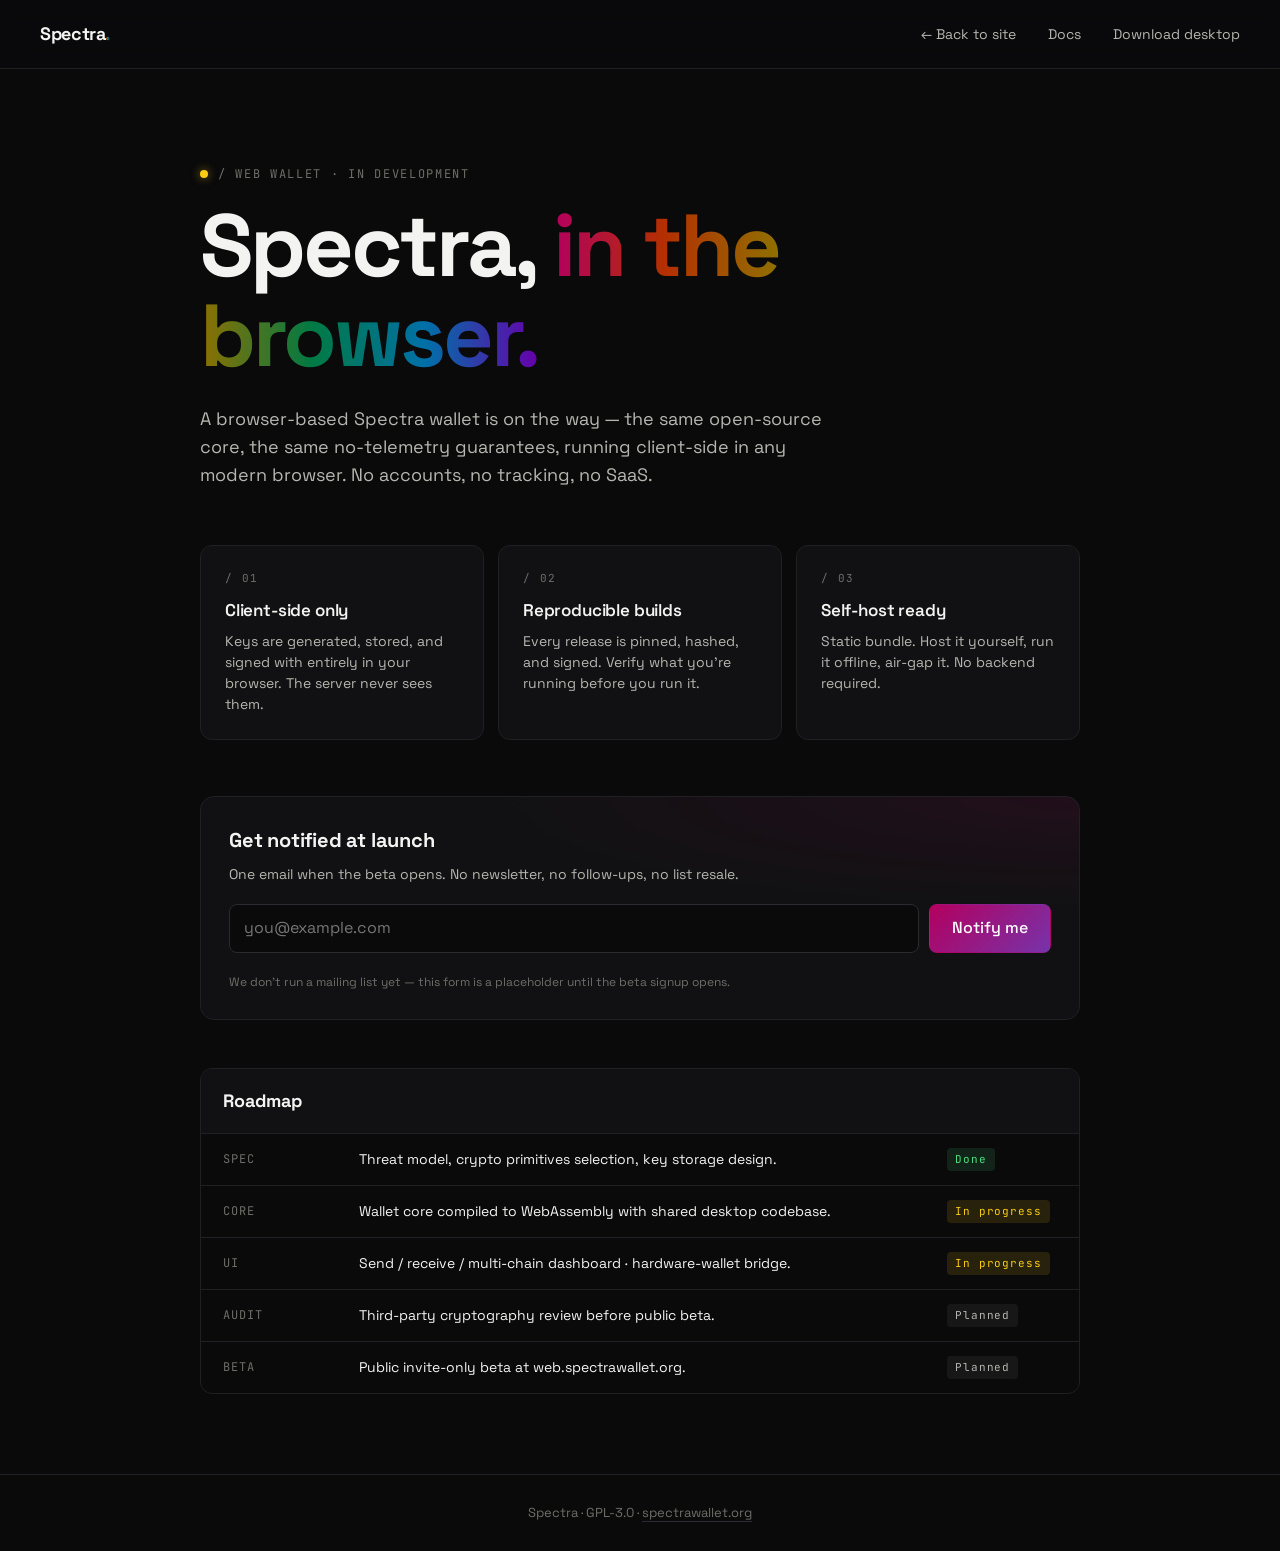
<file: web/index.html>
<!doctype html>
<html lang="en">
<head>
  <meta charset="utf-8" />
  <meta name="viewport" content="width=device-width, initial-scale=1" />
  <title>Web Wallet — Spectra</title>
  <meta name="description" content="Spectra Web Wallet — a browser-based wallet experience, coming soon." />
  <link rel="preconnect" href="https://fonts.googleapis.com" />
  <link rel="preconnect" href="https://fonts.gstatic.com" crossorigin />
  <link href="https://fonts.googleapis.com/css2?family=Space+Grotesk:wght@400;500;600;700&family=JetBrains+Mono:wght@400;500;700&display=swap" rel="stylesheet" />
  <style>
    :root {
      --bg:      #0a0a0b;
      --bg-2:    #111113;
      --bg-3:    #16161a;
      --line:    #1f1f24;
      --line-2:  #2a2a30;
      --fg:      #f3f3f1;
      --fg-2:    #b6b6b0;
      --fg-3:    #6e6e68;
      --green:   #4ade80;
      --yellow:  #facc15;
      --serif:   'Space Grotesk', system-ui, -apple-system, sans-serif;
      --mono:    'JetBrains Mono', ui-monospace, 'SF Mono', Menlo, monospace;
      --rainbow: linear-gradient(90deg, #b3005e, #b33000, #8f7000, #007a44, #0070a8, #6600aa);
    }
    * { box-sizing: border-box; margin: 0; padding: 0; }
    html { scroll-behavior: smooth; }
    body {
      background: var(--bg);
      color: var(--fg);
      font-family: var(--serif);
      font-size: 16px;
      line-height: 1.55;
      -webkit-font-smoothing: antialiased;
      min-height: 100vh;
      display: flex;
      flex-direction: column;
    }
    a { color: inherit; text-decoration: none; }
    button { font: inherit; cursor: pointer; }
    .mono { font-family: var(--mono); }
    .accent {
      background: var(--rainbow);
      -webkit-background-clip: text;
      background-clip: text;
      -webkit-text-fill-color: transparent;
    }

    nav.top {
      display: flex; align-items: center; justify-content: space-between;
      padding: 20px 40px;
      border-bottom: 1px solid var(--line);
      position: sticky; top: 0; z-index: 10;
      background: rgba(10,10,11,0.82);
      backdrop-filter: blur(12px);
      -webkit-backdrop-filter: blur(12px);
    }
    nav.top .brand { font-weight: 700; font-size: 18px; letter-spacing: -0.02em; }
    nav.top .links a { color: var(--fg-2); margin-left: 28px; font-size: 14px; transition: color .2s; }
    nav.top .links a:hover { color: var(--fg); }

    main {
      flex: 1;
      max-width: 960px;
      width: 100%;
      margin: 0 auto;
      padding: 96px 40px 80px;
    }

    .label {
      font-family: var(--mono);
      font-size: 12px;
      letter-spacing: 0.14em;
      color: var(--fg-3);
      margin-bottom: 18px;
      display: flex; align-items: center; gap: 10px;
    }
    .label .dot {
      width: 8px; height: 8px; border-radius: 50%;
      background: var(--yellow);
      box-shadow: 0 0 10px rgba(250,204,21,.55);
      animation: pulse 2s ease-in-out infinite;
    }
    @keyframes pulse { 50% { opacity: .35; } }

    h1 {
      font-size: clamp(44px, 7vw, 88px);
      line-height: 1.02;
      letter-spacing: -0.035em;
      font-weight: 800;
      margin-bottom: 24px;
    }
    .lede {
      color: var(--fg-2);
      max-width: 640px;
      margin-bottom: 56px;
      font-size: 18px;
    }

    .features {
      display: grid;
      grid-template-columns: repeat(3, 1fr);
      gap: 14px;
      margin-bottom: 56px;
    }
    .feat {
      padding: 24px;
      border: 1px solid var(--line);
      border-radius: 12px;
      background: var(--bg-2);
      transition: border-color .2s, transform .2s;
    }
    .feat:hover { border-color: var(--line-2); transform: translateY(-2px); }
    .feat .num {
      font-family: var(--mono);
      font-size: 11px;
      letter-spacing: .12em;
      color: var(--fg-3);
      margin-bottom: 10px;
    }
    .feat h3 { font-size: 17px; font-weight: 600; margin-bottom: 8px; letter-spacing: -0.01em; }
    .feat p  { color: var(--fg-2); font-size: 14px; line-height: 1.5; }

    .notify {
      padding: 28px;
      border: 1px solid var(--line);
      border-radius: 14px;
      background:
        radial-gradient(120% 90% at 100% 0%, rgba(179,0,94,0.10), transparent 55%),
        var(--bg-2);
      margin-bottom: 48px;
    }
    .notify h2 { font-size: 20px; letter-spacing: -0.01em; margin-bottom: 8px; }
    .notify p  { color: var(--fg-2); font-size: 14px; margin-bottom: 18px; }
    .notify form { display: flex; gap: 10px; flex-wrap: wrap; }
    .notify input {
      flex: 1; min-width: 200px;
      background: var(--bg);
      border: 1px solid var(--line-2);
      border-radius: 8px;
      padding: 11px 14px;
      color: var(--fg);
      font: inherit;
      transition: border-color .2s;
    }
    .notify input:focus { outline: none; border-color: var(--fg-3); }
    .notify button {
      padding: 11px 22px;
      border-radius: 8px;
      border: 1px solid transparent;
      background: linear-gradient(135deg, #b3005e, #7733aa);
      color: #fff;
      font-weight: 500;
      transition: filter .2s, transform .2s;
    }
    .notify button:hover { filter: brightness(1.1); transform: translateY(-1px); }
    .notify .note { color: var(--fg-3); font-size: 12px; margin-top: 10px; margin-bottom: 0; }

    .roadmap {
      border: 1px solid var(--line);
      border-radius: 12px;
      overflow: hidden;
    }
    .roadmap h2 { font-size: 18px; padding: 18px 22px; border-bottom: 1px solid var(--line); background: var(--bg-2); }
    .row {
      display: grid;
      grid-template-columns: 120px 1fr 110px;
      gap: 16px;
      padding: 14px 22px;
      align-items: center;
      border-bottom: 1px solid var(--line);
      font-size: 14px;
    }
    .row:last-child { border-bottom: none; }
    .row .stage { font-family: var(--mono); font-size: 12px; color: var(--fg-3); letter-spacing: .08em; }
    .row .status {
      justify-self: start;
      font-family: var(--mono);
      font-size: 11px;
      letter-spacing: .08em;
      padding: 3px 8px;
      border-radius: 4px;
    }
    .s-done { background: rgba(74,222,128,.12); color: var(--green); }
    .s-prog { background: rgba(250,204,21,.12); color: var(--yellow); }
    .s-todo { background: rgba(180,180,180,.08); color: var(--fg-2); }

    .footer { color: var(--fg-3); font-size: 13px; padding: 28px 40px; border-top: 1px solid var(--line); text-align: center; }

    @media (max-width: 720px) {
      .features { grid-template-columns: 1fr; }
      .row { grid-template-columns: 1fr; gap: 6px; }
      nav.top { padding: 16px 20px; }
      main { padding: 56px 20px 60px; }
    }
  </style>
</head>
<body>
  <nav class="top">
    <a href="../" class="brand">Spectra<span class="accent">.</span></a>
    <div class="links">
      <a href="../">← Back to site</a>
      <a href="../docs/">Docs</a>
      <a href="../#download">Download desktop</a>
    </div>
  </nav>

  <main>
    <div class="label">
      <span class="dot"></span>
      <span>/ WEB WALLET · IN DEVELOPMENT</span>
    </div>
    <h1>Spectra, <span class="accent">in the browser.</span></h1>
    <p class="lede">
      A browser-based Spectra wallet is on the way — the same open-source core,
      the same no-telemetry guarantees, running client-side in any modern browser.
      No accounts, no tracking, no SaaS.
    </p>

    <div class="features">
      <div class="feat">
        <div class="num">/ 01</div>
        <h3>Client-side only</h3>
        <p>Keys are generated, stored, and signed with entirely in your browser. The server never sees them.</p>
      </div>
      <div class="feat">
        <div class="num">/ 02</div>
        <h3>Reproducible builds</h3>
        <p>Every release is pinned, hashed, and signed. Verify what you're running before you run it.</p>
      </div>
      <div class="feat">
        <div class="num">/ 03</div>
        <h3>Self-host ready</h3>
        <p>Static bundle. Host it yourself, run it offline, air-gap it. No backend required.</p>
      </div>
    </div>

    <div class="notify">
      <h2>Get notified at launch</h2>
      <p>One email when the beta opens. No newsletter, no follow-ups, no list resale.</p>
      <form id="notify-form" onsubmit="event.preventDefault(); this.querySelector('.status').textContent = 'Thanks — we\\'ll let you know.'; this.querySelector('input').value='';">
        <input type="email" required placeholder="you@example.com" />
        <button type="submit">Notify me</button>
        <span class="status mono" style="flex-basis: 100%; color: var(--fg-3); font-size: 12px;"></span>
      </form>
      <p class="note">We don't run a mailing list yet — this form is a placeholder until the beta signup opens.</p>
    </div>

    <div class="roadmap">
      <h2>Roadmap</h2>
      <div class="row">
        <span class="stage">SPEC</span>
        <span>Threat model, crypto primitives selection, key storage design.</span>
        <span class="status s-done">Done</span>
      </div>
      <div class="row">
        <span class="stage">CORE</span>
        <span>Wallet core compiled to WebAssembly with shared desktop codebase.</span>
        <span class="status s-prog">In progress</span>
      </div>
      <div class="row">
        <span class="stage">UI</span>
        <span>Send / receive / multi-chain dashboard · hardware-wallet bridge.</span>
        <span class="status s-prog">In progress</span>
      </div>
      <div class="row">
        <span class="stage">AUDIT</span>
        <span>Third-party cryptography review before public beta.</span>
        <span class="status s-todo">Planned</span>
      </div>
      <div class="row">
        <span class="stage">BETA</span>
        <span>Public invite-only beta at web.spectrawallet.org.</span>
        <span class="status s-todo">Planned</span>
      </div>
    </div>
  </main>

  <div class="footer">
    Spectra · GPL-3.0 · <a href="../" style="border-bottom: 1px solid var(--line-2)">spectrawallet.org</a>
  </div>
</body>
</html>
</file>
<file: styles.css>
/* ============================================================
   SPECTRA — stylesheet
   The Swiss Army Knife of Crypto Wallets
   ============================================================ */

:root {
  --bg: #0a0a0b;
  --bg-2: #111113;
  --bg-3: #16161a;
  --line: #1f1f24;
  --line-2: #2a2a30;
  --fg: #f3f3f1;
  --fg-2: #b6b6b0;
  --fg-3: #6e6e68;
  --green: #4ade80;
  --yellow: #facc15;
  --serif: 'Space Grotesk', system-ui, -apple-system, sans-serif;
  --mono: 'JetBrains Mono', ui-monospace, 'SF Mono', Menlo, monospace;
  --max: 1280px;
  --pad: clamp(20px, 4vw, 64px);

  /* Spectrum palette — muted, easy on the eyes */
  --rainbow: linear-gradient(90deg, #b3005e, #b33000, #8f7000, #007a44, #0070a8, #6600aa);
  --rainbow-diag: linear-gradient(135deg, #b3005e 0%, #b33000 20%, #8f7000 40%, #007a44 60%, #0070a8 80%, #6600aa 100%);
  --s-pink:   #b3005e;
  --s-orange: #b33000;
  --s-yellow: #8f7000;
  --s-green:  #007a44;
  --s-blue:   #0070a8;
  --s-violet: #7733aa;
}

* { box-sizing: border-box; margin: 0; padding: 0; }

html { scroll-behavior: smooth; }

/* ============================================================
   Crypto-icon background grid with cursor bulge
   ============================================================ */
.crypto-bg {
  position: fixed;
  inset: 0;
  z-index: 0;
  pointer-events: none;
  overflow: hidden;
  --mx: 50vw;
  --my: 50vh;
}
.crypto-bg::before {
  content: "";
  position: absolute;
  inset: 0;
  background: radial-gradient(
    420px circle at var(--mx) var(--my),
    rgba(255,255,255,0.035),
    transparent 70%
  );
  transition: background .2s ease;
}
.crypto-cell {
  position: absolute;
  width: 36px;
  height: 36px;
  display: flex;
  align-items: center;
  justify-content: center;
  transition: transform .6s cubic-bezier(0.2, 0.9, 0.2, 1),
              opacity .5s ease,
              filter .5s ease;
  will-change: transform, opacity;
  opacity: 0.09;
  filter: grayscale(1) brightness(0.85) blur(0.4px);
  animation: cell-drift 14s ease-in-out infinite;
}
.crypto-cell img {
  width: 28px;
  height: 28px;
  display: block;
  pointer-events: none;
  user-select: none;
}
@keyframes cell-drift {
  0%, 100% { transform: translate(0, 0); }
  50%      { transform: translate(var(--dx, 0px), var(--dy, 0px)); }
}
body > main, body > nav, body > footer, body > section, body > .lang-switcher {
  position: relative;
  z-index: 1;
}

body {
  background: var(--bg);
  color: var(--fg);
  font-family: var(--serif);
  font-size: 16px;
  line-height: 1.55;
  -webkit-font-smoothing: antialiased;
  overflow-x: hidden;
  position: relative;
}

a { color: inherit; text-decoration: none; }
img, svg { display: block; max-width: 100%; }
button { font: inherit; cursor: pointer; }

/* ============================================================
   GRAIN + CURSOR GLOW
   ============================================================ */
.grain {
  position: fixed; inset: 0;
  pointer-events: none;
  z-index: 1000;
  opacity: .035;
  mix-blend-mode: overlay;
  background-image: url("data:image/svg+xml,%3Csvg viewBox='0 0 200 200' xmlns='http://www.w3.org/2000/svg'%3E%3Cfilter id='n'%3E%3CfeTurbulence type='fractalNoise' baseFrequency='0.9' numOctaves='3'/%3E%3C/filter%3E%3Crect width='100%25' height='100%25' filter='url(%23n)'/%3E%3C/svg%3E");
}

.cursor-glow {
  position: fixed;
  top: 0; left: 0;
  width: 520px; height: 520px;
  border-radius: 50%;
  background: radial-gradient(circle, hsla(300,80%,40%,0.15) 0%, transparent 65%);
  transform: translate(-50%, -50%);
  pointer-events: none;
  z-index: 1;
  transition: opacity .4s ease;
  filter: blur(24px) hue-rotate(0deg);
  will-change: transform;
  animation: rainbow-glow 5s linear infinite;
}
@keyframes rainbow-glow {
  to { filter: blur(24px) hue-rotate(360deg); }
}

/* ============================================================
   BRAND MARK
   ============================================================ */
.brand-mark {
  display: inline-flex;
  align-items: center;
  justify-content: center;
  width: 28px; height: 28px;
  background: linear-gradient(135deg, #b3005e, #b33000, #8f7000, #007a44, #0070a8, #7733aa, #b3005e);
  background-size: 800% 800%;
  animation: spectrum-shift var(--spec-dur, 40s) cubic-bezier(0.65, 0.05, 0.35, 0.95) infinite var(--spec-delay, 0s);
  color: #fff;
  font-weight: 900;
  font-size: 16px;
  letter-spacing: -0.02em;
  border-radius: 5px;
  flex-shrink: 0;
}
.brand-mark--lg {
  width: 32px; height: 32px;
  font-size: 18px;
  border-radius: 6px;
}

/* ============================================================
   NAV
   ============================================================ */
.nav {
  position: sticky;
  top: 0;
  z-index: 100;
  display: flex;
  justify-content: space-between;
  align-items: center;
  padding: 18px var(--pad);
  background: rgba(10,10,11,0.72);
  backdrop-filter: blur(12px) saturate(140%);
  -webkit-backdrop-filter: blur(12px) saturate(140%);
  border-bottom: 1px solid var(--line);
}

.brand {
  display: flex; align-items: center; gap: 10px;
  font-weight: 800;
  letter-spacing: 0.18em;
  font-size: 14px;
}

.nav-links {
  display: flex; gap: 28px;
  align-items: center;
  font-size: 13.5px;
  font-weight: 500;
  letter-spacing: 0.04em;
}

.nav-links a {
  color: var(--fg-2);
  transition: color .2s ease;
}
.nav-links a:hover { color: var(--fg); }

.nav-cta {
  padding: 8px 16px;
  border: 1px solid var(--line-2);
  border-radius: 999px;
  color: var(--fg) !important;
  transition: all .2s ease;
}
.nav-cta:hover {
  background: linear-gradient(135deg, #b3005e, #b33000, #8f7000, #007a44, #0070a8, #7733aa, #b3005e);
  background-size: 800% 800%;
  animation: spectrum-shift var(--spec-dur, 40s) cubic-bezier(0.65, 0.05, 0.35, 0.95) infinite var(--spec-delay, 0s);
  border-color: transparent;
}

.lang-picker {
  position: relative;
  margin-left: 4px;
}

.lang-toggle {
  display: inline-flex;
  align-items: center;
  gap: 6px;
  padding: 8px 14px;
  background: transparent;
  border: 1px solid var(--line-2);
  border-radius: 999px;
  color: var(--fg-3);
  font-size: 12px;
  font-weight: 600;
  font-family: var(--mono);
  letter-spacing: 0.1em;
  cursor: pointer;
  transition: all .2s ease;
}
.lang-toggle:hover {
  color: var(--fg);
  border-color: var(--fg-3);
}
.lang-toggle:active { transform: scale(0.95); }

.lang-chevron {
  font-size: 10px;
  opacity: .6;
  transition: transform .2s ease;
}
.lang-toggle[aria-expanded="true"] .lang-chevron {
  transform: rotate(180deg);
}

.lang-dropdown {
  position: absolute;
  top: calc(100% + 8px);
  right: 0;
  background: var(--bg-2);
  border: 1px solid var(--line-2);
  border-radius: 10px;
  padding: 6px;
  display: flex;
  flex-direction: column;
  gap: 2px;
  min-width: 160px;
  box-shadow: 0 16px 40px rgba(0,0,0,.5);
  z-index: 200;
}
.lang-dropdown[hidden] { display: none; }

.lang-option {
  display: block;
  width: 100%;
  padding: 9px 14px;
  background: transparent;
  border: none;
  border-radius: 6px;
  color: var(--fg-2);
  font-size: 13px;
  font-family: var(--mono);
  letter-spacing: 0.06em;
  text-align: left;
  cursor: pointer;
  transition: all .15s ease;
}
.lang-option:hover {
  background: var(--bg-3);
  color: var(--fg);
}
.lang-option--active {
  color: var(--fg);
  background: linear-gradient(135deg, #b3005e, #b33000, #8f7000, #007a44, #0070a8, #7733aa, #b3005e);
  background-size: 800% 800%;
  animation: spectrum-shift var(--spec-dur, 40s) cubic-bezier(0.65, 0.05, 0.35, 0.95) infinite var(--spec-delay, 0s);
  -webkit-background-clip: text;
  background-clip: text;
  -webkit-text-fill-color: transparent;
  font-weight: 700;
}

/* ============================================================
   HERO
   ============================================================ */
.hero {
  padding: clamp(60px, 10vw, 140px) var(--pad) clamp(60px, 8vw, 100px);
  max-width: var(--max);
  margin: 0 auto;
  position: relative;
}
/* techy grid backdrop on hero */
.hero::before {
  content: "";
  position: absolute;
  inset: 0;
  background-image:
    linear-gradient(rgba(255,255,255,0.025) 1px, transparent 1px),
    linear-gradient(90deg, rgba(255,255,255,0.025) 1px, transparent 1px);
  background-size: 56px 56px;
  background-position: -1px -1px;
  -webkit-mask-image: radial-gradient(ellipse 80% 80% at 15% 30%, black 0%, transparent 75%);
          mask-image: radial-gradient(ellipse 80% 80% at 15% 30%, black 0%, transparent 75%);
  pointer-events: none;
  z-index: 0;
}
.hero > * { position: relative; z-index: 1; }

.hero-meta {
  display: inline-flex;
  align-items: center;
  gap: 10px;
  font-family: var(--mono);
  font-size: 11px;
  color: var(--fg-3);
  letter-spacing: 0.12em;
  padding: 7px 16px;
  background: rgba(17,17,19,0.7);
  backdrop-filter: blur(8px);
  -webkit-backdrop-filter: blur(8px);
  border: 1px solid var(--line-2);
  border-radius: 999px;
  margin-bottom: 32px;
  box-shadow: 0 1px 0 rgba(255,255,255,0.03) inset;
}
.hm-label {
  color: var(--fg-3);
  opacity: 0.65;
  font-size: 10px;
}
.hm-val {
  color: var(--fg-2);
  font-weight: 600;
}
.hm-val--ok {
  color: var(--green);
  text-shadow: 0 0 12px rgba(74,222,128,0.35);
}
.hm-val--down {
  color: #f87171;
  text-shadow: 0 0 12px rgba(248,113,113,0.35);
}
.hero-meta.is-down .dot {
  background: #f87171;
  box-shadow: 0 0 10px rgba(248,113,113,.6);
}
.hm-sep {
  width: 3px; height: 3px;
  border-radius: 50%;
  background: var(--line-2);
}

.dot {
  width: 8px; height: 8px;
  border-radius: 50%;
  background: var(--green);
  box-shadow: 0 0 10px rgba(74, 222, 128, .6);
  animation: pulse 2s ease-in-out infinite;
}
@keyframes pulse {
  50% { opacity: .35; }
}

.hero-title {
  font-size: clamp(56px, 11vw, 168px);
  font-weight: 900;
  line-height: 0.92;
  letter-spacing: -0.045em;
  margin-bottom: 36px;
}
.hero-title .accent {
  filter: drop-shadow(0 0 40px rgba(179,0,94,0.25));
}

/* Gradient text for .accent */
.accent {
  background: linear-gradient(135deg, #b3005e, #b33000, #8f7000, #007a44, #0070a8, #7733aa, #b3005e);
  background-size: 800% 800%;
  animation: spectrum-shift var(--spec-dur, 40s) cubic-bezier(0.65, 0.05, 0.35, 0.95) infinite var(--spec-delay, 0s);
  -webkit-background-clip: text;
  background-clip: text;
  -webkit-text-fill-color: transparent;
  color: transparent;
}
.muted { color: var(--fg-3); }

.hero-sub {
  font-size: clamp(18px, 1.6vw, 22px);
  color: var(--fg-2);
  max-width: 620px;
  margin-bottom: 44px;
  line-height: 1.5;
}

.hero-trust {
  font-size: 15px;
  color: var(--fg-3);
  line-height: 1.65;
  max-width: 580px;
  margin-bottom: 36px;
  padding-left: 16px;
  border-left: 2px solid transparent;
  border-image: var(--rainbow) 1;
}

.hero-actions {
  display: flex;
  gap: 16px;
  flex-wrap: wrap;
  margin-bottom: 80px;
}

.btn {
  display: inline-flex;
  align-items: center;
  gap: 10px;
  padding: 16px 28px;
  font-weight: 600;
  font-size: 14.5px;
  letter-spacing: 0.02em;
  border-radius: 999px;
  border: 1px solid var(--line-2);
  transition: all .25s ease;
}
.btn-primary {
  background: linear-gradient(135deg, #b3005e, #b33000, #8f7000, #007a44, #0070a8, #7733aa, #b3005e);
  background-size: 800% 800%;
  animation: spectrum-shift var(--spec-dur, 40s) cubic-bezier(0.65, 0.05, 0.35, 0.95) infinite var(--spec-delay, 0s);
  border-color: transparent;
  color: #fff;
  position: relative;
  box-shadow: 0 0 0 1px rgba(255,255,255,0.08) inset;
}
.btn-primary::before {
  content: "";
  position: absolute;
  inset: -2px;
  border-radius: inherit;
  background: inherit;
  background-size: 800% 800%;
  animation: inherit;
  filter: blur(18px);
  opacity: 0.45;
  z-index: -1;
  transition: opacity .3s ease;
}
.btn-primary:hover::before { opacity: 0.7; }

/* ============================================================
   Shared spectrum animation — used by every spectrum-themed
   surface and text gradient across the site. Each selector that
   opts in sets its own animation-delay so the page is never all
   one color at once.
   ============================================================ */
@keyframes spectrum-shift {
  0%   { background-position:   0%  50%; }
  20%  { background-position:  55%  15%; }
  40%  { background-position: 100%  55%; }
  60%  { background-position:  70%  95%; }
  80%  { background-position:  20%  65%; }
  100% { background-position:   0%  50%; }
}
.btn-primary:hover {
  transform: translateY(-2px);
  filter: brightness(1.08);
}
.btn-ghost {
  background: transparent;
  color: var(--fg-2);
}
.btn-ghost:hover {
  color: var(--fg);
  border-color: var(--fg);
  transform: translateY(-2px);
}

.hero-stats {
  display: grid;
  grid-template-columns: repeat(4, 1fr);
  gap: 32px;
  padding-top: 40px;
  border-top: 1px solid var(--line);
}
.hero-stats > div {
  display: flex;
  flex-direction: column;
  gap: 4px;
}
.hero-stats b {
  font-size: clamp(28px, 3vw, 44px);
  font-weight: 800;
  letter-spacing: -0.02em;
}
.hero-stats span {
  font-size: 12.5px;
  color: var(--fg-3);
  font-family: var(--mono);
  letter-spacing: 0.02em;
  line-height: 1.3;
}

/* ============================================================
   MARQUEE
   ============================================================ */
.marquee {
  border-block: 1px solid var(--line);
  background: var(--bg-2);
  overflow: hidden;
  padding: 22px 0;
  -webkit-mask-image: linear-gradient(90deg, transparent 0%, black 8%, black 92%, transparent 100%);
          mask-image: linear-gradient(90deg, transparent 0%, black 8%, black 92%, transparent 100%);
}
.marquee-track {
  display: flex;
  gap: 36px;
  white-space: nowrap;
  font-family: var(--mono);
  font-size: 13px;
  letter-spacing: 0.18em;
  color: var(--fg-3);
  animation: scroll 60s linear infinite;
  width: max-content;
}
.marquee-track span:nth-child(odd) { color: var(--fg-2); }
@keyframes scroll {
  to { transform: translateX(-50%); }
}

/* ============================================================
   SECTION SHELL
   ============================================================ */
.section {
  max-width: var(--max);
  margin: 0 auto;
  padding: clamp(80px, 12vw, 160px) var(--pad);
  position: relative;
}

.section-label {
  font-family: var(--mono);
  font-size: 12px;
  color: var(--fg-3);
  letter-spacing: 0.18em;
  margin-bottom: 32px;
  padding-bottom: 14px;
  border-bottom: 1px solid var(--line);
  position: relative;
}
.section-label::after {
  content: "";
  position: absolute;
  bottom: -1px;
  left: 0;
  width: 80px;
  height: 1px;
  background: linear-gradient(90deg, var(--s-pink), var(--s-violet), transparent);
  opacity: 0.6;
}
.section-label.dark {
  color: rgba(255,255,255,.5);
  border-color: rgba(255,255,255,.15);
}

.section-title {
  font-size: clamp(38px, 5.5vw, 84px);
  font-weight: 800;
  line-height: 1;
  letter-spacing: -0.035em;
  margin-bottom: 28px;
}

.section-lead {
  font-size: clamp(17px, 1.4vw, 20px);
  color: var(--fg-2);
  max-width: 720px;
  margin-bottom: 56px;
}

/* ============================================================
   ETHOS
   ============================================================ */
.ethos-grid {
  display: grid;
  grid-template-columns: 1.4fr 1fr;
  gap: clamp(32px, 6vw, 80px);
}
.ethos-text h2 {
  font-size: clamp(36px, 5vw, 72px);
  font-weight: 800;
  line-height: 1;
  letter-spacing: -0.035em;
  margin-bottom: 32px;
}
.strike { text-decoration: line-through; text-decoration-thickness: 4px; color: var(--fg-3); }
.ethos-text p {
  color: var(--fg-2);
  font-size: 17px;
  margin-bottom: 18px;
  max-width: 56ch;
}

.ethos-list {
  background: var(--bg-2);
  border: 1px solid var(--line);
  border-radius: 8px;
  padding: 32px;
}
.ethos-list h3 {
  font-family: var(--mono);
  font-size: 11px;
  letter-spacing: 0.18em;
  text-transform: uppercase;
  color: var(--fg-3);
  margin-bottom: 16px;
}
.ethos-list h3:not(:first-child) { margin-top: 32px; }
.ethos-list ul { list-style: none; }
.ethos-list li {
  font-size: 15px;
  padding: 8px 0 8px 28px;
  position: relative;
  color: var(--fg);
  border-bottom: 1px solid var(--line);
}
.ethos-list li:last-child { border-bottom: 0; }
.ethos-list .check li::before {
  content: "✓";
  position: absolute;
  left: 0;
  top: 8px;
  color: var(--green);
  font-weight: 700;
}
.ethos-list .cross li::before {
  content: "✕";
  position: absolute;
  left: 0;
  top: 8px;
  color: var(--s-pink);
  font-weight: 700;
}

/* ============================================================
   FEATURES
   ============================================================ */
.feature-grid {
  display: grid;
  grid-template-columns: repeat(4, 1fr);
  gap: 1px;
  background: var(--line);
  border: 1px solid var(--line);
  margin-top: 56px;
}
.feature {
  background: var(--bg);
  padding: 36px 28px;
  display: flex;
  flex-direction: column;
  gap: 14px;
  min-height: 240px;
  transition: background .25s ease;
  position: relative;
  overflow: hidden;
}
.feature::before {
  content: "";
  position: absolute;
  top: 0; left: 0; right: 0;
  height: 1px;
  background: linear-gradient(90deg, transparent, rgba(179,0,94,0.5), rgba(119,51,170,0.5), transparent);
  opacity: 0;
  transition: opacity .3s ease;
}
.feature:hover { background: var(--bg-2); }
.feature:hover::before { opacity: 1; }
.feature:hover .feature-num {
  background: linear-gradient(135deg, #b3005e, #b33000, #8f7000, #007a44, #0070a8, #7733aa, #b3005e);
  background-size: 800% 800%;
  animation: spectrum-shift var(--spec-dur, 40s) cubic-bezier(0.65, 0.05, 0.35, 0.95) infinite var(--spec-delay, 0s);
  -webkit-background-clip: text;
  background-clip: text;
  -webkit-text-fill-color: transparent;
}
.feature-num {
  font-family: var(--mono);
  font-size: 12px;
  letter-spacing: 0.1em;
  color: var(--fg-3);
  transition: color .25s ease;
}
.feature h3 {
  font-size: 20px;
  font-weight: 700;
  letter-spacing: -0.01em;
  line-height: 1.2;
}
.feature p {
  font-size: 14.5px;
  color: var(--fg-2);
  line-height: 1.55;
}

/* ============================================================
   MULTI-CHAIN
   ============================================================ */
.mc-header {
  display: grid;
  grid-template-columns: 1fr 1fr;
  gap: clamp(32px, 5vw, 80px);
  align-items: start;
  margin-bottom: 56px;
}
.mc-lead {
  font-size: clamp(16px, 1.3vw, 19px);
  color: var(--fg-2);
  line-height: 1.6;
  padding-top: 12px;
}

.mc-chain-grid {
  display: flex;
  flex-wrap: wrap;
  gap: 10px;
  margin-bottom: 64px;
}
.mc-chip {
  display: inline-flex;
  align-items: center;
  gap: 8px;
  padding: 7px 14px 7px 8px;
  background: var(--bg-2);
  border: 1px solid var(--line);
  border-radius: 999px;
  font-size: 13px;
  font-weight: 500;
  color: var(--fg-2);
  transition: all .2s ease;
  cursor: default;
}
.mc-chip:hover {
  color: var(--fg);
  background: var(--bg-3);
  border-color: var(--line-2);
  transform: translateY(-2px);
  box-shadow: 0 4px 16px rgba(0,0,0,.4), 0 0 24px rgba(119,51,170,0.08);
}
.mc-icon {
  width: 22px;
  height: 22px;
  border-radius: 50%;
  object-fit: cover;
  flex-shrink: 0;
}

.mc-pillars {
  display: grid;
  grid-template-columns: repeat(3, 1fr);
  gap: 1px;
  background: var(--line);
  border: 1px solid var(--line);
}
.mc-pillar {
  background: var(--bg);
  padding: 40px 32px;
  display: flex;
  flex-direction: column;
  gap: 14px;
  transition: background .2s ease;
}
.mc-pillar:hover { background: var(--bg-2); }
.mc-pillar-num {
  font-size: 26px;
  font-weight: 800;
  letter-spacing: -0.02em;
  background: linear-gradient(135deg, #b3005e, #b33000, #8f7000, #007a44, #0070a8, #7733aa, #b3005e);
  background-size: 800% 800%;
  animation: spectrum-shift var(--spec-dur, 40s) cubic-bezier(0.65, 0.05, 0.35, 0.95) infinite var(--spec-delay, 0s);
  -webkit-background-clip: text;
  background-clip: text;
  -webkit-text-fill-color: transparent;
}
.mc-pillar p {
  font-size: 15px;
  color: var(--fg-2);
  line-height: 1.6;
}

@media (max-width: 1024px) {
  .mc-header   { grid-template-columns: 1fr; }
  .mc-pillars  { grid-template-columns: 1fr; }
}

/* ============================================================
   DIAGNOSTICS / TERMINAL
   ============================================================ */
.diag-grid {
  display: grid;
  grid-template-columns: 1fr 1.1fr;
  gap: clamp(32px, 5vw, 64px);
  align-items: start;
}
.diag-text h2 {
  font-size: clamp(34px, 4.5vw, 64px);
  font-weight: 800;
  line-height: 1;
  letter-spacing: -0.035em;
  margin-bottom: 28px;
}
.diag-text p {
  color: var(--fg-2);
  margin-bottom: 24px;
  font-size: 16px;
}
.diag-list {
  list-style: none;
  border-top: 1px solid var(--line);
}
.diag-list li {
  padding: 18px 0;
  border-bottom: 1px solid var(--line);
  color: var(--fg-2);
  font-size: 15px;
}
.diag-list b { color: var(--fg); font-weight: 600; }

.terminal {
  background: #0c0c0e;
  border: 1px solid var(--line-2);
  border-radius: 10px;
  overflow: hidden;
  position: relative;
  box-shadow:
    0 1px 0 rgba(255,255,255,0.04) inset,
    0 30px 80px rgba(0,0,0,.6),
    0 0 60px rgba(119,51,170,0.08);
}
.terminal::after {
  content: "";
  position: absolute;
  inset: 0;
  background: repeating-linear-gradient(
    180deg,
    transparent 0px,
    transparent 2px,
    rgba(255,255,255,0.018) 2px,
    rgba(255,255,255,0.018) 3px
  );
  pointer-events: none;
  border-radius: inherit;
}
.terminal-bar {
  display: flex;
  align-items: center;
  gap: 8px;
  padding: 12px 16px;
  background: #15151a;
  border-bottom: 1px solid var(--line-2);
}
.tdot { width: 12px; height: 12px; border-radius: 50%; }
.tdot-r { background: #ff5f56; }
.tdot-y { background: #ffbd2e; }
.tdot-g { background: #27c93f; }
.terminal-title {
  margin-left: 14px;
  font-family: var(--mono);
  font-size: 12px;
  color: var(--fg-3);
}
.terminal-body {
  font-family: var(--mono);
  font-size: 13px;
  line-height: 1.65;
  padding: 24px;
  color: #d4d4d2;
  min-height: 360px;
  white-space: pre-wrap;
  word-break: break-word;
}
.t-prompt { color: var(--s-violet); }
.t-ok     { color: var(--green); }
.t-warn   { color: var(--yellow); }
.t-dim    { color: var(--fg-3); }
.t-key    { color: #7dd3fc; }
.cursor-blink::after {
  content: "▍";
  color: var(--s-violet);
  animation: blink 1s steps(2) infinite;
}
@keyframes blink { 50% { opacity: 0; } }

/* ============================================================
   LEGACY
   ============================================================ */
.legacy-grid {
  display: grid;
  grid-template-columns: repeat(4, 1fr);
  gap: 20px;
}
.legacy-card {
  background: var(--bg-2);
  border: 1px solid var(--line);
  border-radius: 8px;
  padding: 32px 26px;
  transition: all .25s ease;
  position: relative;
  overflow: hidden;
}
.legacy-card::before {
  content: "";
  position: absolute;
  top: 0; left: 0; right: 0;
  height: 1px;
  background: linear-gradient(90deg, transparent, rgba(119,51,170,0.6), transparent);
  opacity: 0;
  transition: opacity .3s ease;
}
.legacy-card:hover {
  border-color: var(--line-2);
  box-shadow: 0 12px 40px rgba(0,0,0,0.4), 0 0 32px rgba(119,51,170,0.08);
  transform: translateY(-4px);
}
.legacy-card:hover::before { opacity: 1; }
.legacy-num {
  font-family: var(--mono);
  font-size: 11px;
  letter-spacing: 0.15em;
  margin-bottom: 18px;
  background: linear-gradient(135deg, #b3005e, #b33000, #8f7000, #007a44, #0070a8, #7733aa, #b3005e);
  background-size: 800% 800%;
  animation: spectrum-shift var(--spec-dur, 40s) cubic-bezier(0.65, 0.05, 0.35, 0.95) infinite var(--spec-delay, 0s);
  -webkit-background-clip: text;
  background-clip: text;
  -webkit-text-fill-color: transparent;
}
.legacy-card h3 {
  font-size: 20px;
  font-weight: 700;
  margin-bottom: 12px;
  letter-spacing: -0.01em;
}
.legacy-card p {
  font-size: 14px;
  color: var(--fg-2);
  line-height: 1.55;
}

/* ============================================================
   DOWNLOAD
   ============================================================ */
.download-grid {
  display: grid;
  grid-template-columns: repeat(4, 1fr);
  gap: 16px;
  margin-bottom: 40px;
}
.dl-card {
  background: var(--bg-2);
  border: 1px solid var(--line);
  border-radius: 8px;
  padding: 36px 28px;
  display: flex;
  flex-direction: column;
  gap: 8px;
  transition: all .25s ease;
  position: relative;
  overflow: hidden;
}
.dl-card::after {
  content: "↓";
  position: absolute;
  top: 24px; right: 24px;
  font-size: 22px;
  color: var(--fg-3);
  transition: all .25s ease;
}
.dl-card:hover {
  background: linear-gradient(135deg, #b3005e, #b33000, #8f7000, #007a44, #0070a8, #7733aa, #b3005e);
  background-size: 800% 800%;
  animation: spectrum-shift var(--spec-dur, 40s) cubic-bezier(0.65, 0.05, 0.35, 0.95) infinite var(--spec-delay, 0s);
  border-color: transparent;
  transform: translateY(-4px);
}
.dl-card:hover .dl-meta,
.dl-card:hover .dl-size { color: rgba(255,255,255,.85); }
.dl-card:hover::after {
  color: #fff;
  transform: translateY(4px);
}
.dl-os {
  font-size: 26px;
  font-weight: 800;
  letter-spacing: -0.02em;
  margin-bottom: 10px;
}
.dl-meta {
  font-size: 13px;
  color: var(--fg-2);
}
.dl-size {
  font-family: var(--mono);
  font-size: 11.5px;
  color: var(--fg-3);
  margin-top: auto;
  padding-top: 16px;
}

.verify {
  background: var(--bg-2);
  border: 1px solid var(--line);
  border-radius: 8px;
  padding: 18px 24px;
  display: flex;
  gap: 16px;
  align-items: center;
  flex-wrap: wrap;
}
.verify-label {
  font-family: var(--mono);
  font-size: 11px;
  letter-spacing: 0.18em;
  background: linear-gradient(135deg, #b3005e, #b33000, #8f7000, #007a44, #0070a8, #7733aa, #b3005e);
  background-size: 800% 800%;
  animation: spectrum-shift var(--spec-dur, 40s) cubic-bezier(0.65, 0.05, 0.35, 0.95) infinite var(--spec-delay, 0s);
  -webkit-background-clip: text;
  background-clip: text;
  -webkit-text-fill-color: transparent;
}
.verify code {
  font-family: var(--mono);
  font-size: 13px;
  color: var(--fg-2);
}

/* ============================================================
   DONATE
   ============================================================ */
.donate {
  padding-top: 0;
}
.donate-card {
  background: linear-gradient(135deg, #b3005e, #b33000, #8f7000, #007a44, #0070a8, #7733aa, #b3005e);
  background-size: 800% 800%;
  animation: spectrum-shift var(--spec-dur, 40s) cubic-bezier(0.65, 0.05, 0.35, 0.95) infinite var(--spec-delay, 0s);
  border-radius: 16px;
  padding: clamp(48px, 6vw, 80px);
  color: #fff;
  position: relative;
  overflow: hidden;
}
.donate-card::before {
  content: "";
  position: absolute;
  top: -50%; right: -20%;
  width: 700px; height: 700px;
  background:
    repeating-linear-gradient(45deg, transparent 0 14px, rgba(255,255,255,0.05) 14px 16px);
  pointer-events: none;
}
.donate-card h2 {
  position: relative;
  font-size: clamp(34px, 5vw, 72px);
  font-weight: 800;
  line-height: 1;
  letter-spacing: -0.035em;
  margin-bottom: 28px;
}
/* Override gradient text inside donate card — white on rainbow bg */
.donate-card .accent {
  background: none;
  -webkit-background-clip: unset;
  background-clip: unset;
  -webkit-text-fill-color: #fff;
  color: #fff;
}
.donate-card p {
  position: relative;
  font-size: 17px;
  max-width: 60ch;
  margin-bottom: 40px;
  color: rgba(255,255,255,.92);
}

.donate-soon {
  margin-top: 8px;
  padding: 22px 24px;
  border: 1px dashed rgba(255,255,255,0.18);
  border-radius: 10px;
  font-family: var(--mono);
  font-size: 13px;
  letter-spacing: 0.08em;
  text-transform: uppercase;
  color: rgba(255,255,255,0.55);
  text-align: center;
}
.donate-addresses {
  position: relative;
  display: flex;
  flex-direction: column;
  gap: 12px;
}
.addr {
  display: flex;
  align-items: center;
  gap: 18px;
  background: rgba(0,0,0,0.28);
  border: 1px solid rgba(255,255,255,0.18);
  border-radius: 8px;
  padding: 16px 22px;
  backdrop-filter: blur(8px);
}
.addr-label {
  font-family: var(--mono);
  font-size: 12px;
  font-weight: 700;
  letter-spacing: 0.12em;
  padding: 4px 10px;
  background: #fff;
  color: #000;
  border-radius: 4px;
  flex-shrink: 0;
}
.addr code {
  font-family: var(--mono);
  font-size: 13px;
  color: rgba(255,255,255,.92);
  word-break: break-all;
}

/* ============================================================
   FOOTER
   ============================================================ */
.footer {
  border-top: 1px solid var(--line);
  padding: 80px var(--pad) 32px;
  max-width: var(--max);
  margin: 0 auto;
}
.footer-grid {
  display: grid;
  grid-template-columns: 1.4fr 1fr 1fr 1fr;
  gap: 48px;
  margin-bottom: 56px;
}
.footer-brand p {
  font-weight: 800;
  letter-spacing: 0.18em;
  font-size: 14px;
  margin: 12px 0 6px;
}
.footer-brand small {
  color: var(--fg-3);
  font-size: 13px;
}
.footer h4 {
  font-family: var(--mono);
  font-size: 11px;
  letter-spacing: 0.18em;
  text-transform: uppercase;
  color: var(--fg-3);
  margin-bottom: 18px;
}
.footer a {
  display: block;
  padding: 6px 0;
  color: var(--fg-2);
  font-size: 14px;
  transition: all .2s ease;
}
.footer a:hover {
  background: linear-gradient(135deg, #b3005e, #b33000, #8f7000, #007a44, #0070a8, #7733aa, #b3005e);
  background-size: 800% 800%;
  animation: spectrum-shift var(--spec-dur, 40s) cubic-bezier(0.65, 0.05, 0.35, 0.95) infinite var(--spec-delay, 0s);
  -webkit-background-clip: text;
  background-clip: text;
  -webkit-text-fill-color: transparent;
}

.footer-bottom {
  display: flex;
  justify-content: space-between;
  padding-top: 28px;
  border-top: 1px solid var(--line);
  color: var(--fg-3);
  font-size: 12.5px;
  flex-wrap: wrap;
  gap: 12px;
}
.footer-bottom .mono { font-family: var(--mono); }

/* ============================================================
   PROTOCOLS
   ============================================================ */
.proto-header {
  display: grid;
  grid-template-columns: 1fr 1fr;
  gap: clamp(32px, 5vw, 80px);
  align-items: start;
  margin-bottom: 56px;
}
.proto-lead {
  font-size: clamp(16px, 1.3vw, 19px);
  color: var(--fg-2);
  line-height: 1.6;
  padding-top: 12px;
}

.proto-grid {
  display: grid;
  grid-template-columns: repeat(3, 1fr);
  gap: 1px;
  background: var(--line);
  border: 1px solid var(--line);
}
.proto-card {
  background: var(--bg);
  padding: 36px 32px;
  display: flex;
  flex-direction: column;
  gap: 14px;
  transition: background .2s ease;
  position: relative;
  overflow: hidden;
}
.proto-card::before {
  content: "";
  position: absolute;
  top: 0; left: 0; right: 0;
  height: 1px;
  background: linear-gradient(90deg, transparent, rgba(0,112,168,0.5), rgba(119,51,170,0.5), transparent);
  opacity: 0;
  transition: opacity .3s ease;
}
.proto-card:hover { background: var(--bg-2); }
.proto-card:hover::before { opacity: 1; }
.proto-chain-tag {
  font-family: var(--mono);
  font-size: 10.5px;
  letter-spacing: 0.16em;
  color: var(--fg-3);
  background: var(--bg-3);
  border: 1px solid var(--line-2);
  border-radius: 4px;
  padding: 3px 8px;
  display: inline-block;
  width: fit-content;
}
.proto-name {
  font-size: 22px;
  font-weight: 800;
  letter-spacing: -0.02em;
  line-height: 1.1;
  background: linear-gradient(135deg, #b3005e, #b33000, #8f7000, #007a44, #0070a8, #7733aa, #b3005e);
  background-size: 800% 800%;
  animation: spectrum-shift var(--spec-dur, 40s) cubic-bezier(0.65, 0.05, 0.35, 0.95) infinite var(--spec-delay, 0s);
  -webkit-background-clip: text;
  background-clip: text;
  -webkit-text-fill-color: transparent;
}
.proto-card p {
  font-size: 14.5px;
  color: var(--fg-2);
  line-height: 1.6;
}

@media (max-width: 1024px) {
  .proto-header { grid-template-columns: 1fr; }
  .proto-grid   { grid-template-columns: repeat(2, 1fr); }
}
@media (max-width: 640px) {
  .proto-grid   { grid-template-columns: 1fr; }
}

/* ============================================================
   RESPONSIVE
   ============================================================ */
@media (max-width: 1024px) {
  .feature-grid { grid-template-columns: repeat(2, 1fr); }
  .legacy-grid  { grid-template-columns: repeat(2, 1fr); }
  .download-grid{ grid-template-columns: repeat(2, 1fr); }
  .ethos-grid   { grid-template-columns: 1fr; }
  .diag-grid    { grid-template-columns: 1fr; }
  .footer-grid  { grid-template-columns: 1fr 1fr; }
  .hero-stats   { grid-template-columns: repeat(2, 1fr); }
}
@media (max-width: 640px) {
  .nav-links a:not(.nav-cta) { display: none; }
  .feature-grid { grid-template-columns: 1fr; }
  .legacy-grid  { grid-template-columns: 1fr; }
  .download-grid{ grid-template-columns: 1fr; }
  .footer-grid  { grid-template-columns: 1fr; }
  .hero-stats   { grid-template-columns: 1fr; gap: 20px; }
  .footer-bottom { flex-direction: column; }
}
</file>
